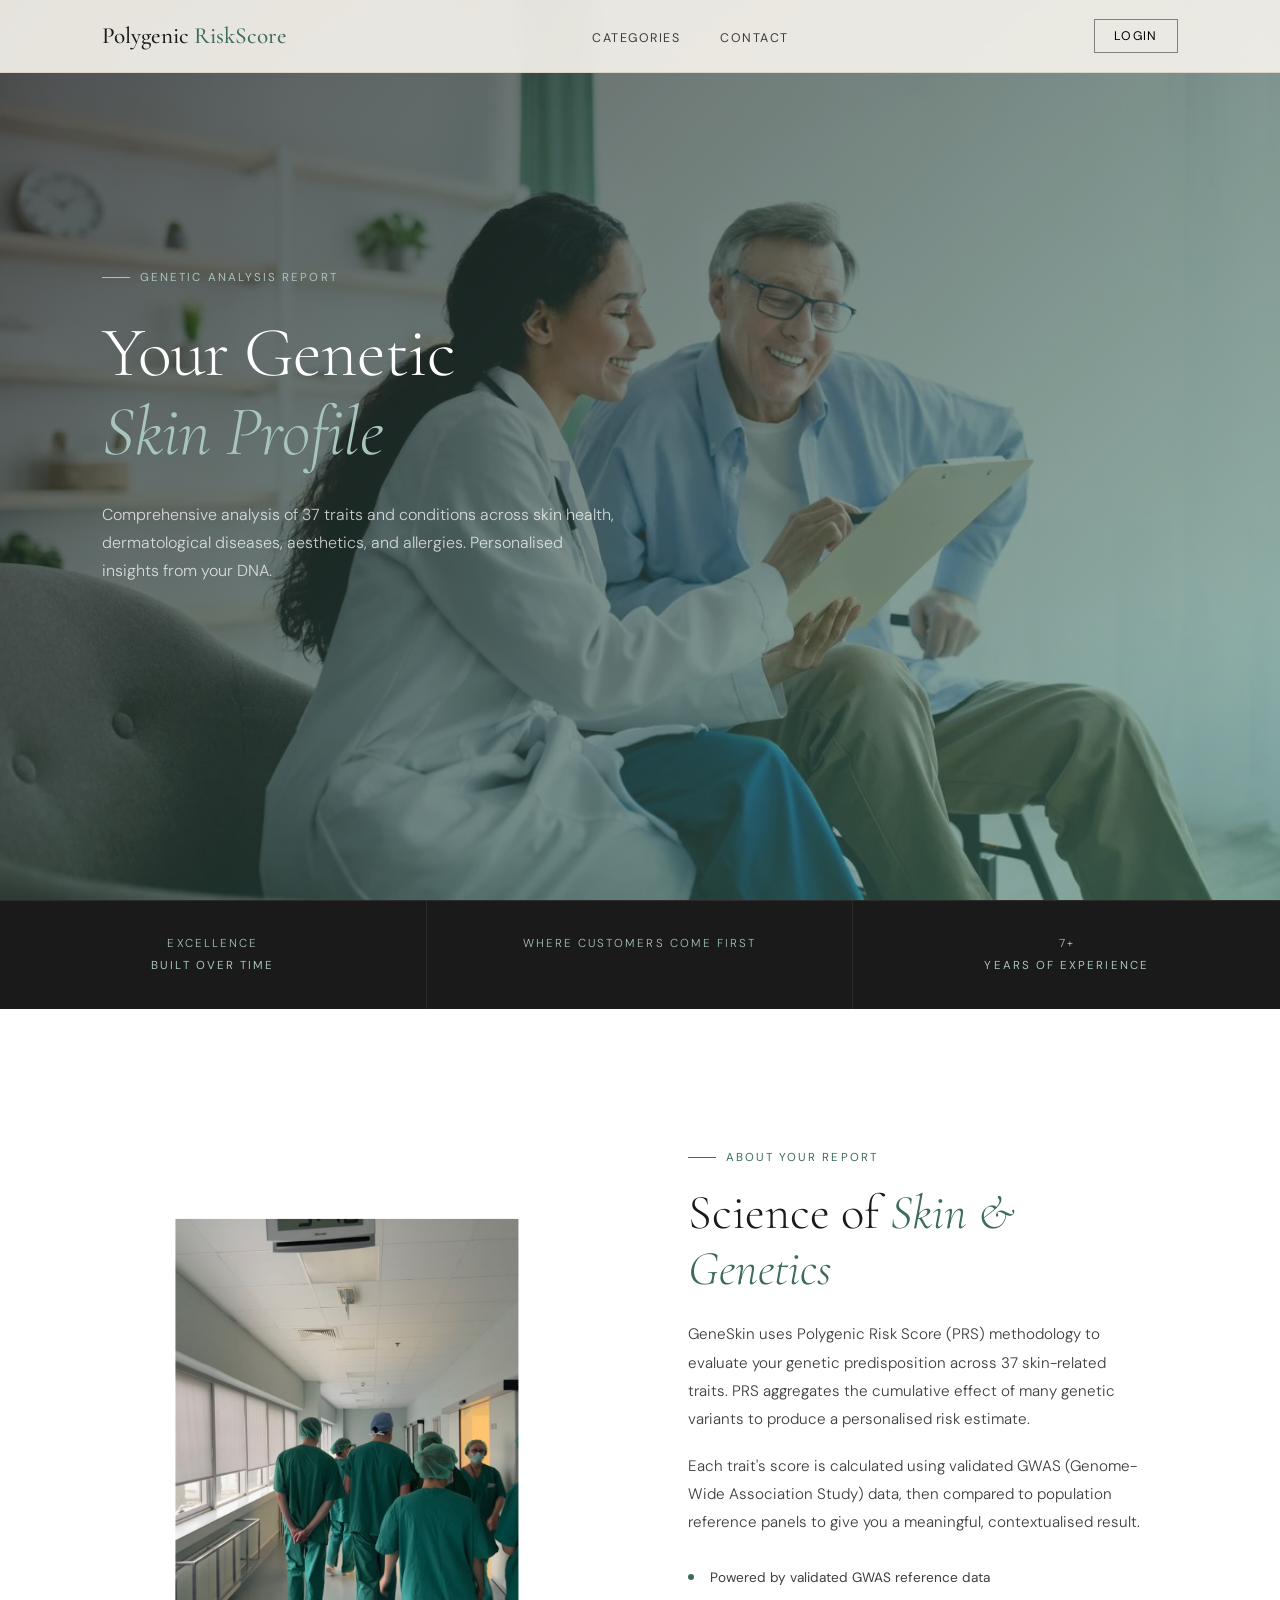
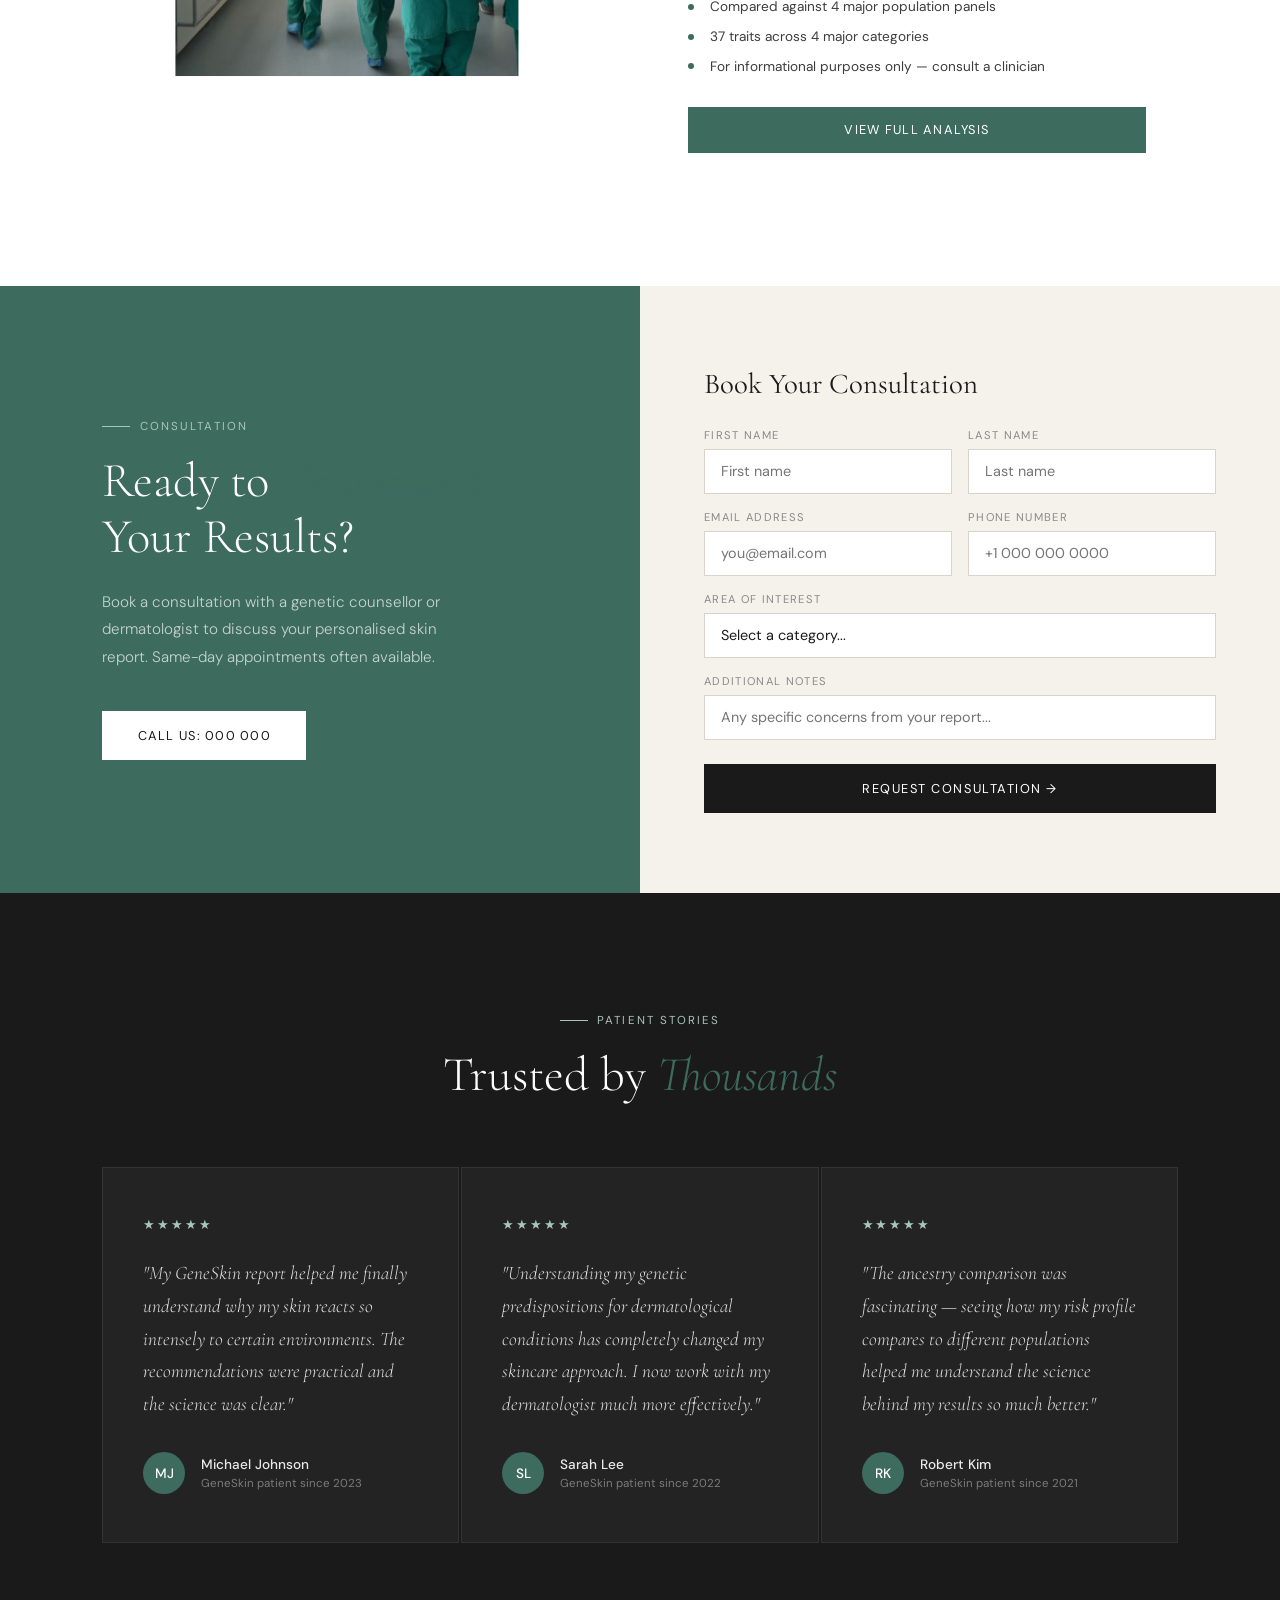
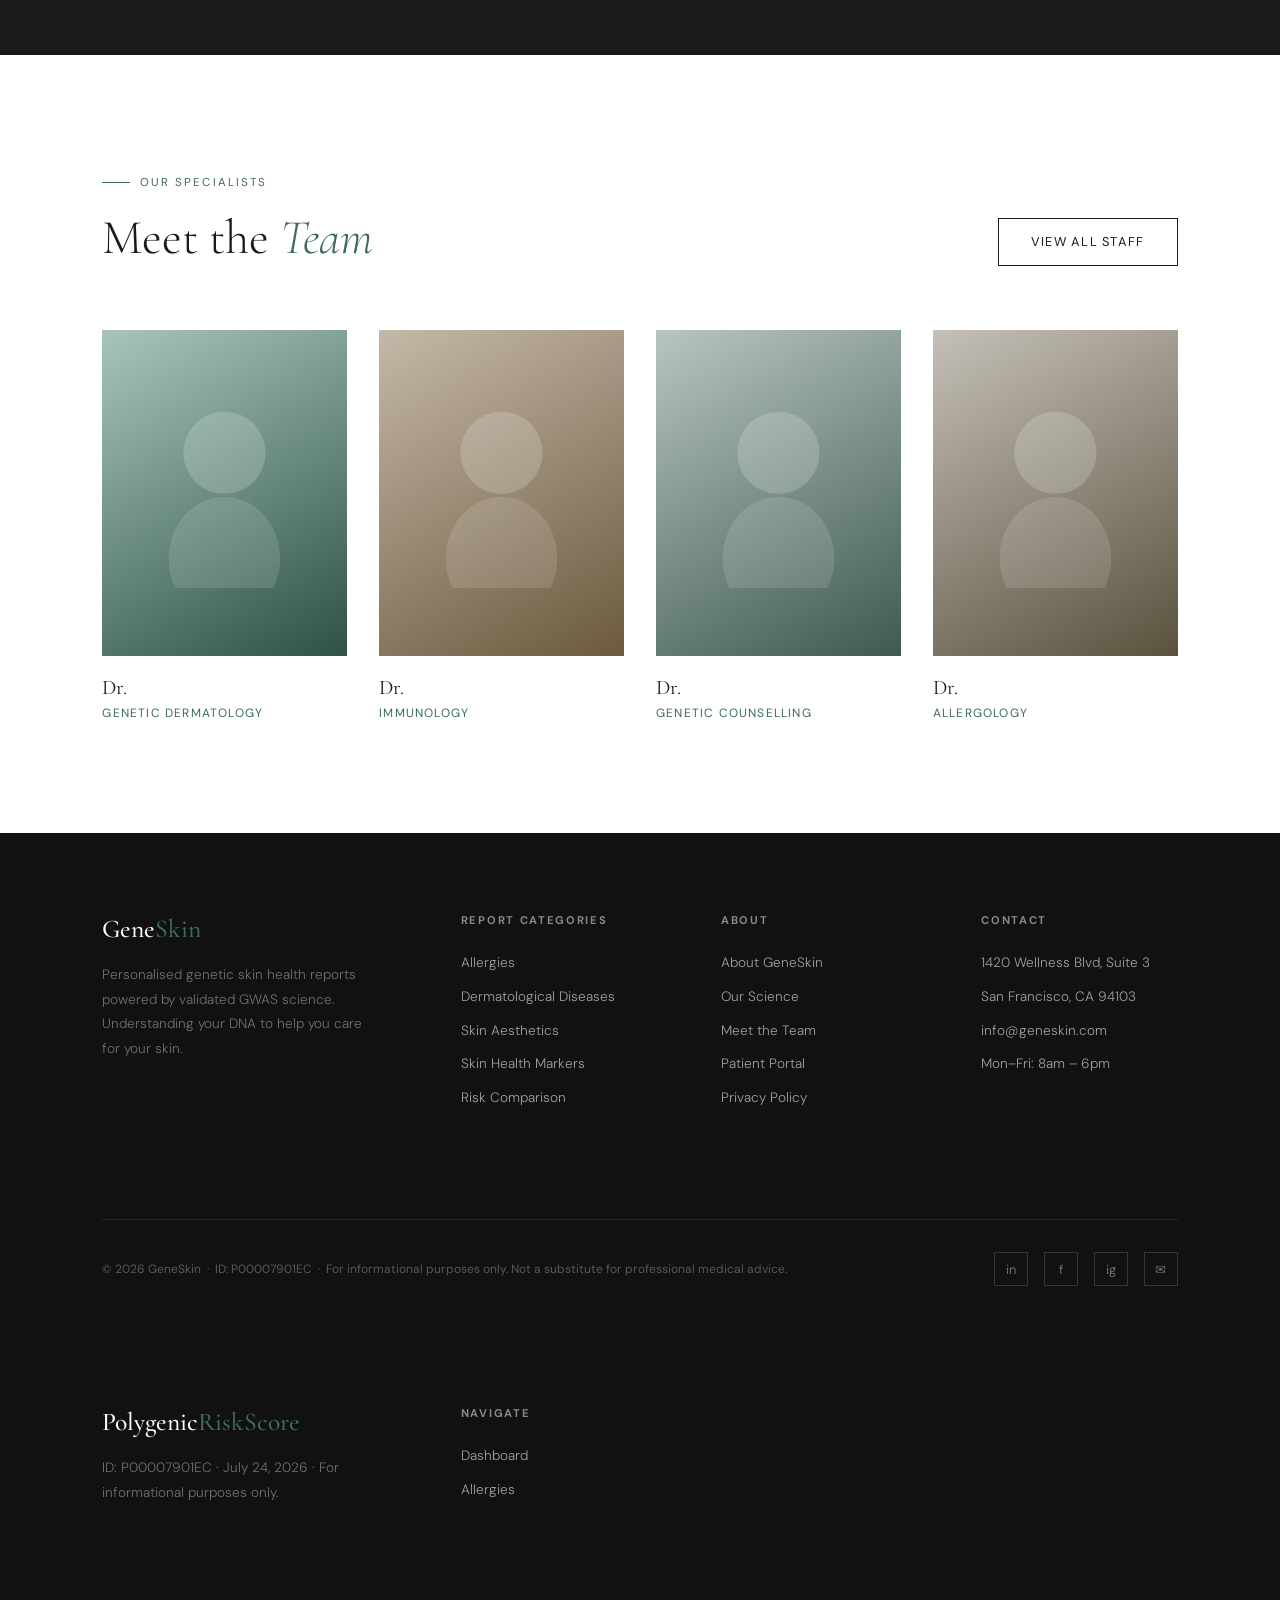
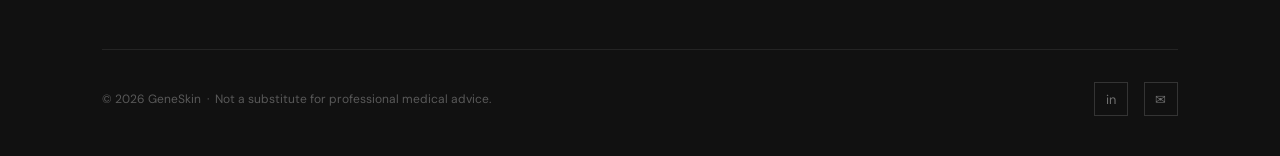
<file: index.html>
<!DOCTYPE html>
<html lang="en">
<head>
  <meta charset="UTF-8" />
  <meta name="viewport" content="width=device-width, initial-scale=1.0" />
  <title>GeneSkin — Genetic Skin Report</title>
  <link rel="preconnect" href="https://fonts.googleapis.com" />
  <link rel="preconnect" href="https://fonts.gstatic.com" crossorigin />
  <link href="https://fonts.googleapis.com/css2?family=Cormorant+Garamond:ital,wght@0,300;0,400;0,500;0,600;1,300;1,400&family=DM+Sans:ital,opsz,wght@0,9..40,300;0,9..40,400;0,9..40,500;1,9..40,300&display=swap" rel="stylesheet" />
  <link rel="stylesheet" href="style.css" />
</head>
<body>



<!-- ── FRONT PAGE INFO STRIP ── -->


<!-- ── NAV ── -->
<nav>
  <a href="#" class="nav-logo" onclick="showPage('dashboard'); return false;">Polygenic <span>RiskScore</span></a>
  <ul class="nav-links">
  
    
    <li><a href="#" onclick="showPage('comparison'); return false;">categories</a></li>
    
    <li><a href="#" onclick="showPage('dashboard'); setTimeout(()=>document.getElementById('contact-anchor').scrollIntoView({behavior:'smooth'}),300); return false;">Contact</a></li>
  </ul>
  <div style="display:flex; align-items:center; gap:1rem;">
    <button id="back-btn" class="btn-outline" style="display:none; font-size:0.78rem; padding:0.5rem 1.2rem;"></button>
    <button class="btn-outline" type="button" onclick="window.location.href='login.html';" style="font-size:0.78rem; padding:0.5rem 1.2rem;">Login</button>   
    
  </div>
  <button class="nav-hamburger" id="hamburger" aria-label="Open menu">
    <span></span><span></span><span></span>
  </button>
</nav>

<!-- Mobile Menu -->
<div class="mobile-menu" id="mobile-menu">
  <a href="#" onclick="closeMobileMenu(); showPage('dashboard'); return false;">Dashboard</a>
  <a href="#" onclick="closeMobileMenu(); showPage('allergies'); return false;">Allergies</a>
  <a href="#" onclick="closeMobileMenu(); showPage('dashboard'); setTimeout(()=>document.getElementById('services-anchor').scrollIntoView({behavior:'smooth'}),300); return false;">Categories</a>
  <a href="#" onclick="closeMobileMenu(); showPage('comparison'); return false;">Risk Analysis</a>
  <a href="#" onclick="closeMobileMenu(); showPage('dashboard'); setTimeout(()=>document.getElementById('contact-anchor').scrollIntoView({behavior:'smooth'}),300); return false;">Contact</a>
  <div class="mobile-menu-cta">
    <button class="nav-cta" style="width:100%; padding:1rem;" onclick="closeMobileMenu(); showPage('comparison');">View Report</button>
    <button class="btn-outline" style="width:100%; padding:1rem; color:var(--dark); border-color:var(--dark);" onclick="window.location.href='login.html';">Login</button>
  </div>
</div>

<!-- ══════════════ DASHBOARD PAGE ══════════════ -->
 
<div id="pg-dashboard" class="page-section">

  <!-- ── HERO ── -->
  <section class="hero" style="padding:0;">
    <img src="images/patient.webp" class="patientpic" alt="Patient consultation" />
    <div class="hero-overlay"></div>
    <div class="hero-content">
      <div class="hero-tag">Genetic Analysis Report</div>
      <h1>Your Genetic<br/><em>Skin Profile</em></h1>
      <p class="hero-desc">Comprehensive analysis of 37 traits and conditions across skin health, dermatological diseases, aesthetics, and allergies. Personalised insights from your DNA.</p>
    
    </div>
    
  </section>

  <!-- ── STATS STRIP ── -->
    <div class="stats-strip">
      <div class="stat-item stat-tagline">
      <div class="stat-num">Excellence </div>
      <div class="stat-label">Built Over Time</div>
      </div>
    <div class="stat-item stat-tagline">
      <div class="stat-num">Where Customers Come First</div>
    
    </div>
    <div class="stat-item stat-tagline">
      <div class="stat-num">7+</div>
      <div class="stat-label">years of experience</div>
    </div>     
  </div>

 
  <!-- ── ABOUT / PRS ── -->
  <section class="about" id="about-anchor">
    <div class="about-inner reveal">
      <div class="about-img-wrap">
    <img src="images/hosiptalin.jpg" class="hosiptalin">
      </div>
      <div class="about-content">
        <span class="section-tag">About Your Report</span>
        <h2>Science of <em>Skin & Genetics</em></h2>
        <p>GeneSkin uses Polygenic Risk Score (PRS) methodology to evaluate your genetic predisposition across 37 skin-related traits. PRS aggregates the cumulative effect of many genetic variants to produce a personalised risk estimate.</p>
        <p>Each trait's score is calculated using validated GWAS (Genome-Wide Association Study) data, then compared to population reference panels to give you a meaningful, contextualised result.</p>
        <div class="credentials">
          <div class="credential">Powered by validated GWAS reference data</div>
          <div class="credential">Compared against 4 major population panels</div>
          <div class="credential">37 traits across 4 major categories</div>
          <div class="credential">For informational purposes only — consult a clinician</div>
        </div>
        <button class="btn-primary" onclick="showPage('comparison')">View Full Analysis</button>
      </div>
    </div>
  </section>

 


  <!-- ── BOOKING ── -->
  <div class="booking" id="booking-anchor">
    <div class="booking-left reveal">
      <span class="section-tag">Consultation</span>
      <h2>Ready to <em>Understand</em> Your Results?</h2>
      <p>Book a consultation with a genetic counsellor or dermatologist to discuss your personalised skin report. Same-day appointments often available.</p>
      <button class="btn-light">Call Us: 000 000</button>
    </div>
    <div class="booking-form reveal">
      <h3>Book Your Consultation</h3>
      <div class="form-row">
        <div class="form-group">
          <label>First Name</label>
          <input type="text" placeholder="First name" />
        </div>
        <div class="form-group">
          <label>Last Name</label>
          <input type="text" placeholder="Last name" />
        </div>
        <div class="form-group">
          <label>Email Address</label>
          <input type="email" placeholder="you@email.com" />
        </div>
        <div class="form-group">
          <label>Phone Number</label>
          <input type="tel" placeholder="+1 000 000 0000" />
        </div>
        <div class="form-group full">
          <label>Area of Interest</label>
          <select>
            <option>Select a category...</option>
            <option>Allergies</option>
            <option>Dermatological Diseases</option>
            <option>Skin Aesthetics</option>
            <option>Skin Health Markers</option>
            <option>Full Report Review</option>
          </select>
        </div>
        <div class="form-group full">
          <label>Additional Notes</label>
          <input type="text" placeholder="Any specific concerns from your report..." />
        </div>
        <button class="submit-btn" type="button">Request Consultation →</button>
      </div>
    </div>
  </div>

  <!-- ── TESTIMONIALS ── -->
  <section class="testimonials">
    <div class="test-head reveal">
      <span class="section-tag">Patient Stories</span>
      <h2>Trusted by <em>Thousands</em></h2>
    </div>
    <div class="testimonials-grid reveal">
      <div class="test-card">
        <div class="test-stars">★★★★★</div>
        <p class="test-text">"My GeneSkin report helped me finally understand why my skin reacts so intensely to certain environments. The recommendations were practical and the science was clear."</p>
        <div class="test-author">
          <div class="test-avatar">MJ</div>
          <div>
            <div class="test-name">Michael Johnson</div>
            <div class="test-role">GeneSkin patient since 2023</div>
          </div>
        </div>
      </div>
      <div class="test-card">
        <div class="test-stars">★★★★★</div>
        <p class="test-text">"Understanding my genetic predispositions for dermatological conditions has completely changed my skincare approach. I now work with my dermatologist much more effectively."</p>
        <div class="test-author">
          <div class="test-avatar">SL</div>
          <div>
            <div class="test-name">Sarah Lee</div>
            <div class="test-role">GeneSkin patient since 2022</div>
          </div>
        </div>
      </div>
      <div class="test-card">
        <div class="test-stars">★★★★★</div>
        <p class="test-text">"The ancestry comparison was fascinating — seeing how my risk profile compares to different populations helped me understand the science behind my results so much better."</p>
        <div class="test-author">
          <div class="test-avatar">RK</div>
          <div>
            <div class="test-name">Robert Kim</div>
            <div class="test-role">GeneSkin patient since 2021</div>
          </div>
        </div>
      </div>
    </div>
  </section>

  <!-- ── TEAM ── -->
  <section class="team" id="team-anchor">
    <div class="team-head reveal">
      <div>
        <span class="section-tag">Our Specialists</span>
        <h2>Meet the <em>Team</em></h2>
      </div>
      <button class="btn-outline" style="color:var(--dark); border-color:var(--dark);">View All Staff</button>
    </div>
    <div class="team-grid reveal">
      <div class="team-card">
        <div class="team-photo">
          <svg viewBox="0 0 100 130" xmlns="http://www.w3.org/2000/svg" width="60%">
            <circle cx="50" cy="38" r="28" fill="rgba(255,255,255,0.18)"/>
            <ellipse cx="50" cy="110" rx="38" ry="42" fill="rgba(255,255,255,0.12)"/>
          </svg>
        </div>
        <div class="team-overlay">
          <div class="team-social">in</div>
          <div class="team-social">✉</div>
          <div class="team-social">🔗</div>
        </div>
        <div class="team-info">
          <div class="team-name">Dr. </div>
          <div class="team-specialty">Genetic Dermatology</div>
        </div>
      </div>
      <div class="team-card">
        <div class="team-photo" style="background: linear-gradient(150deg,#c5b8a8 0%,#6b5a3e 100%);">
          <svg viewBox="0 0 100 130" xmlns="http://www.w3.org/2000/svg" width="60%">
            <circle cx="50" cy="38" r="28" fill="rgba(255,255,255,0.18)"/>
            <ellipse cx="50" cy="110" rx="38" ry="42" fill="rgba(255,255,255,0.12)"/>
          </svg>
        </div>
        <div class="team-overlay">
          <div class="team-social">in</div>
          <div class="team-social">✉</div>
          <div class="team-social">🔗</div>
        </div>
        <div class="team-info">
          <div class="team-name">Dr.</div>
          <div class="team-specialty">Immunology</div>
        </div>
      </div>
      <div class="team-card">
        <div class="team-photo" style="background: linear-gradient(150deg,#b8c5c0 0%,#3e5a52 100%);">
          <svg viewBox="0 0 100 130" xmlns="http://www.w3.org/2000/svg" width="60%">
            <circle cx="50" cy="38" r="28" fill="rgba(255,255,255,0.18)"/>
            <ellipse cx="50" cy="110" rx="38" ry="42" fill="rgba(255,255,255,0.12)"/>
          </svg>
        </div>
        <div class="team-overlay">
          <div class="team-social">in</div>
          <div class="team-social">✉</div>
          <div class="team-social">🔗</div>
        </div>
        <div class="team-info">
          <div class="team-name">Dr. </div>
          <div class="team-specialty">Genetic Counselling</div>
        </div>
      </div>
      <div class="team-card">
        <div class="team-photo" style="background: linear-gradient(150deg,#c5c0b8 0%,#5a523e 100%);">
          <svg viewBox="0 0 100 130" xmlns="http://www.w3.org/2000/svg" width="60%">
            <circle cx="50" cy="38" r="28" fill="rgba(255,255,255,0.18)"/>
            <ellipse cx="50" cy="110" rx="38" ry="42" fill="rgba(255,255,255,0.12)"/>
          </svg>
        </div>
        <div class="team-overlay">
          <div class="team-social">in</div>
          <div class="team-social">✉</div>
          <div class="team-social">🔗</div>
        </div>
        <div class="team-info">
          <div class="team-name">Dr. </div>
          <div class="team-specialty">Allergology</div>
        </div>
      </div>
    </div>
  </section>

  <!-- ── FOOTER ── -->
  <footer id="contact-anchor">
    <div class="foot-brand">
      <a href="#" class="nav-logo" onclick="showPage('dashboard'); return false;">Gene<span>Skin</span></a>
      <p>Personalised genetic skin health reports powered by validated GWAS science. Understanding your DNA to help you care for your skin.</p>
      
    </div>
    <div class="foot-col">
      <h4>Report Categories</h4>
      <ul>
        <li><a href="#" onclick="showPage('allergies'); return false;">Allergies</a></li>
        <li><a href="#" onclick="showPage('comparison'); return false;">Dermatological Diseases</a></li>
        <li><a href="#" onclick="showPage('comparison'); return false;">Skin Aesthetics</a></li>
        <li><a href="#" onclick="showPage('comparison'); return false;">Skin Health Markers</a></li>
        <li><a href="#" onclick="showPage('comparison'); return false;">Risk Comparison</a></li>
      </ul>
    </div>
    <div class="foot-col">
      <h4>About</h4>
      <ul>
        <li><a href="#">About GeneSkin</a></li>
        <li><a href="#">Our Science</a></li>
        <li><a href="#">Meet the Team</a></li>
        <li><a href="#">Patient Portal</a></li>
        <li><a href="#">Privacy Policy</a></li>
      </ul>
    </div>
    <div class="foot-col">
      <h4>Contact</h4>
      <ul>
        <li><a href="#">1420 Wellness Blvd, Suite 3</a></li>
        <li><a href="#">San Francisco, CA 94103</a></li>
        <li><a href="#">info@geneskin.com</a></li>
        <li><a href="#">Mon–Fri: 8am – 6pm</a></li>
      </ul>
    </div>
    <div class="foot-bottom">
      <p>© 2026 GeneSkin &nbsp;·&nbsp; ID: P00007901EC &nbsp;·&nbsp; For informational purposes only. Not a substitute for professional medical advice.</p>
      <div class="foot-socials">
        <div class="foot-social">in</div>
        <div class="foot-social">f</div>
        <div class="foot-social">ig</div>
        <div class="foot-social">✉</div>
      </div>
    </div>
  </footer>

</div><!-- end pg-dashboard -->

<!-- ══════════════ ALLERGIES PAGE ══════════════ -->
<div id="pg-allergies" class="page-section">

  <section class="allergies-section" id="overview">
    <div class="allergy-head reveal">
      <div>
        <span class="section-tag"></span>
        <h2> <em>Allergies</em></h2>
       
        <p style="font-size:0.95rem; font-weight:300; color:var(--cream); margin-top:1rem; max-width:580px; line-height:1.75;">Analysis of immune responses, sensitivities, and allergic reactions based on your genetic variants.</p>
      </div>
    </div>
    <div class="traits-layout reveal">
      <div class="jump-menu-container">
        <div class="jump-menu-header">On this page</div>
        <ul class="jump-menu-list">
          <li class="active"><a href="#overview">Overview</a></li>
          <li><a href="#eczema">Eczema</a></li>
          <li><a href="#hives">Environmental Trigger Responses</a></li>
          <li><a href="#contact-dermatitis">General Allergic Sensitivity</a></li>
          <li><a href="#faqs">FAQs</a></li>
        </ul>
      </div>

      <div class="traits-list">
      <div class="trait-row vh" id="hives" onclick="showPage('trait-detail')">
        <div class="rbadge b-vh">Very High</div>
        <div>
          <div class="tname">Itch intensity from mosquito bite</div>
          <div class="tdesc">The intensity of mosquito bite itching refers to the body's reaction to the mosquito's saliva, which can range from mild to intense. This indicates how the immune system responds to allergens.</div>
        </div>
        <div class="tarrow">→</div>
      </div>
      <div class="trait-row md" id="contact-dermatitis">
        <div class="rbadge b-md">Medium</div>
        <div>
          <div class="tname">Allergic diseases (asthma, allergic rhinitis, or eczema)</div>
          <div class="tdesc">Reactions of the body to substances that are normally harmless, causing symptoms such as difficulty breathing, sneezing, or skin irritation. They affect quality of life.</div>
        </div>
        <div class="tarrow">→</div>
      </div>
      <div class="trait-row md">
        <div class="rbadge b-md">Medium</div>
        <div>
          <div class="tname">Allergic sensitivity</div>
          <div class="tdesc">The body's reaction to substances that are normally harmless, such as pollen or food, causing symptoms like itching, swelling, and difficulty breathing.</div>
        </div>
        <div class="tarrow">→</div>
      </div>
      <div class="trait-row md" id="eczema">
        <div class="rbadge b-md">Medium</div>
        <div>
          <div class="tname">Eczema and allergies</div>
          <div class="tdesc">Skin reactions that occur due to sensitivities to substances, causing itching, redness, and inflammation. Important for understanding body reactions to allergens and irritants.</div>
        </div>
        <div class="tarrow">→</div>
      </div>
      </div>
    </div>
  </section>

  <!-- Allergies footer -->
  <div id="faqs"></div>
  <footer id="contact-anchor-allergies">
    <div class="foot-brand">
      <a href="#" class="nav-logo" onclick="showPage('dashboard'); return false;">Gene<span>Skin</span></a>
      <p>Personalised genetic skin health reports. ID: P00007901EC · July 24, 2026</p>
    </div>
    <div class="foot-col">
      <h4>Report Sections</h4>
      <ul>
        <li><a href="#" onclick="showPage('dashboard'); return false;">Dashboard</a></li>
        <li><a href="#" onclick="showPage('comparison'); return false;">Risk Analysis</a></li>
      </ul>
    </div>
    <div class="foot-col"><h4></h4><ul></ul></div>
    <div class="foot-col"><h4></h4><ul></ul></div>
    <div class="foot-bottom">
      <p>© 2026 GeneSkin &nbsp;·&nbsp; For informational purposes only.</p>
      <div class="foot-socials">
        <div class="foot-social">in</div>
        <div class="foot-social">✉</div>
      </div>
    </div>
  </footer>

</div><!-- end pg-allergies -->


<!-- ══════════════ TRAIT DETAIL PAGE ══════════════ -->
<div id="pg-trait-detail" class="page-section">

  <section class="detail-section">
    <div class="reveal">
      <span class="section-tag">Trait Detail</span>
      <h2 class="detail-title">Itch intensity from mosquito bite</h2>
      <p class="detail-sub">The intensity of mosquito bite itching refers to the body's reaction to the mosquito's saliva, which can range from mild to intense. This characteristic is important because it indicates how the immune system responds to allergens.</p>
      <div class="risk-pill">⚠ Very High Risk</div>
    </div>

    <div class="detail-inner">
      <div class="reveal">
        <div class="card">
          <div class="card-title"><span>💡</span> Clinical Recommendations</div>
          <div class="recs">
            <div class="rec">The phenotype of 'mosquito bite itch intensity' with a risk level of 'Very High' indicates that you experience a significantly stronger reaction to mosquito bites compared to most people. This heightened sensitivity can lead to more intense itching and discomfort when bitten, which may be bothersome and could affect your quality of life.</div>
            <div class="rec">To manage this condition, consider using topical anti-itch creams or antihistamines to alleviate symptoms when you do get bitten. Additionally, taking preventive measures such as using insect repellent, wearing protective clothing, and avoiding areas with high mosquito activity can help reduce the likelihood of bites. If the itching becomes severe or persistent, consulting a healthcare professional for further advice may be beneficial.</div>
          </div>
        </div>

        <div class="card">
          <div class="card-title"><span>🧬</span> Genetic Variants</div>
          <p style="color:var(--light);font-size:0.85rem;font-weight:300;margin-bottom:1.2rem;">The following genetic variants are associated with this phenotype, listed in descending order of their impact on your Polygenic Risk Score:</p>
          <div style="overflow-x:auto;">
            <table class="gtable">
              <thead><tr><th>Chromosome</th><th>Position</th><th>Ref / Effect Alleles</th><th>Your Genotype</th><th>Gene</th></tr></thead>
              <tbody>
                <tr><td>22</td><td>37251028</td><td>C / T</td><td>CC</td><td><span class="gbadge">RAC2</span></td></tr>
                <tr><td>11</td><td>81190800</td><td>A / C</td><td>AA</td><td><span class="gbadge">near COX6A1P4</span></td></tr>
                <tr><td>2</td><td>47971006</td><td>C / T</td><td>CC</td><td><span class="gbadge">near VN1R18P</span></td></tr>
                <tr><td>2</td><td>48191180</td><td>A / G</td><td>AA</td><td><span class="gbadge">near RN7SKP224</span></td></tr>
                <tr><td>4</td><td>122806140</td><td>G / T</td><td>GG</td><td><span class="gbadge">near FGF2</span></td></tr>
                <tr><td>1</td><td>152206676</td><td>C / T</td><td>CC</td><td><span class="gbadge">CCDST</span></td></tr>
                <tr><td>3</td><td>106156699</td><td>A / C</td><td>AA</td><td><span class="gbadge">near CBLB</span></td></tr>
                <tr><td>13</td><td>67122540</td><td>C / T</td><td>CC</td><td><span class="gbadge">PCDH9</span></td></tr>
                <tr><td>4</td><td>122690387</td><td>G / T</td><td>TT</td><td><span class="gbadge">near IL21-AS1</span></td></tr>
                <tr><td>5</td><td>132295159</td><td>A / C</td><td>CA</td><td><span class="gbadge">P4HA2, SLC22A4</span></td></tr>
              </tbody>
            </table>
          </div>
        </div>

        <div class="card">
          <div class="card-title"><span>📚</span> Research Reference</div>
          <div class="res-block">
            <div class="res-ttl">GWAS of self-reported mosquito bite size, itch intensity and attractiveness to mosquitoes implicates immune-related predisposition loci</div>
            <div class="res-doi">DOI: 10.1093/hmg/ddx036</div>
            <p class="res-body">This study investigates how people react to mosquito bites, focusing on the intensity of itching, the size of the reaction, and attractiveness to mosquitoes. Information from over 84,000 individuals was analyzed, resulting in the identification of 15 significant genetic associations. These associations are linked to genes related to the immune system, which play an important role in the body's response to bites.</p>
            <a href="https://www.ebi.ac.uk/gwas/studies/GCST004861" class="res-link" target="_blank">View full study →</a>
          </div>
        </div>
      </div>

      <div class="reveal">
        <div class="pop-card">
          <div class="pop-title">Population Comparison</div>
          <p class="pop-sub">Your genetic risk compared to different populations:</p>
          <div class="pop-bars">
            <div class="pop-row"><div class="pop-lbl">You</div><div class="pop-track"><div class="pop-fill you" style="width:92%">92%</div></div></div>
            <div class="pop-row"><div class="pop-lbl">European</div><div class="pop-track"><div class="pop-fill" style="width:68%">68%</div></div></div>
            <div class="pop-row"><div class="pop-lbl">East Asian</div><div class="pop-track"><div class="pop-fill" style="width:72%">72%</div></div></div>
            <div class="pop-row"><div class="pop-lbl">African</div><div class="pop-track"><div class="pop-fill" style="width:65%">65%</div></div></div>
            <div class="pop-row"><div class="pop-lbl">South Asian</div><div class="pop-track"><div class="pop-fill" style="width:70%">70%</div></div></div>
          </div>
        </div>

        <div class="insight">
          <strong>💡 Key Insight</strong><br/><br/>
          Your genetic profile shows very high susceptibility to mosquito bite reactions. The genes involved (particularly RAC2) are associated with immune system function, explaining the heightened inflammatory response to mosquito saliva.
        </div>
      </div>
    </div>
  </section>

  <footer>
    <div class="foot-brand">
      <a href="#" class="nav-logo" onclick="showPage('dashboard'); return false;">Gene<span>Skin</span></a>
      <p>ID: P00007901EC · July 24, 2026</p>
    </div>
    <div class="foot-col"><h4></h4><ul></ul></div>
    <div class="foot-col"><h4></h4><ul></ul></div>
    <div class="foot-col"><h4></h4><ul></ul></div>
    <div class="foot-bottom">
      <p>© 2026 GeneSkin &nbsp;·&nbsp; For informational purposes only.</p>
      <div class="foot-socials"><div class="foot-social">in</div><div class="foot-social">✉</div></div>
    </div>
  </footer>

</div><!-- end pg-trait-detail -->


<!-- ══════════════ COMPARISON PAGE ══════════════ -->
<div id="pg-comparison" class="page-section">

  <section class="comparison-section">
    <div class="reveal categories-hero">
      <h2>categories</h2>
      <p class="categories-hero-sub">Compare your genetic risk profile across different populations and understand your trait distribution.</p>
    </div>
              
        <div class="topic-list">
          <div class="topic-row">
            <h3>Cardiovascular</h3>
            <p>*Highlights inherited patterns linked to heart and vascular health, including genetic tendencies influencing blood pressure regulation, lipid and cholesterol metabolism, arterial elasticity, clotting mechanisms, and inflammation-related risk markers. These insights help identify predispositions to conditions such as hypertension, atherosclerosis, thrombosis, and other cardiovascular complications, enabling early monitoring and preventive lifestyle strategies.</p>
            <p style="margin-top:1.45rem;"> *Four Focus Areas: The analysis categorizes your results into Arterial Health (blood pressure), Cholesterol & Fats (lipids like LDL and HDL), Diseases (risk for stroke or heart failure), and Other indicators (heart structure and electrical activity).
             Predisposition vs. Destiny: The summary emphasizes that these scores reflect predisposition, not a diagnosis. Your actual health outcomes are heavily influenced by environmental factorsâ€”both controllable (diet and exercise) and uncontrollable (pollution and stress)</p>
          </div>
          <div class="topic-row">
            <h3>Nutrition</h3>
            <p>Explains how your unique genetic profile may influence the way your body processes nutrients, regulates appetite signals, metabolizes carbohydrates and fats, and responds to various vitamins, minerals, and micronutrients. By understanding these inherited tendencies, it provides insights into potential nutrient sensitivities, metabolic efficiency, and dietary preferences, enabling more precise, personalized diet planning, optimized nutrition strategies, and long-term wellness management tailored specifically to your genetic makeup.</p>
          <p style="margin-top:1.45rem;"> *Four Focus Areas: The analysis categorizes your results into Arterial Health (blood pressure), Cholesterol & Fats (lipids like LDL and HDL), Diseases (risk for stroke or heart failure), and Other indicators (heart structure and electrical activity).
             Predisposition vs. Destiny: The summary emphasizes that these scores reflect predisposition, not a diagnosis. Your actual health outcomes are heavily influenced by environmental factorsâ€”both controllable (diet and exercise) and uncontrollable (pollution and stress)</p>
          </div>
          </div>
          <div class="topic-row academicsport">
            <h4>Academic and Sport</h4>
            <p>Summarizes traits connected to cognitive focus, stress resilience, recovery rate, and exercise response to support learning strategy and training optimization.</p>
            <p style="margin-top:1.45rem;"> *Four Focus Areas: The analysis categorizes your results into Arterial Health (blood pressure), Cholesterol & Fats (lipids like LDL and HDL), Diseases (risk for stroke or heart failure), and Other indicators (heart structure and electrical activity).
             Predisposition vs. Destiny: The summary emphasizes that these scores reflect predisposition, not a diagnosis. Your actual health outcomes are heavily influenced by environmental factorsâ€”both controllable (diet and exercise) and uncontrollable (pollution and stress)</p>
          </div>
        </div>
  </section>

  <footer>
    <div class="foot-brand">
      <a href="#" class="nav-logo" onclick="showPage('dashboard'); return false;">Polygenic<span>RiskScore</span></a>
      <p>ID: P00007901EC · July 24, 2026 · For informational purposes only.</p>
    </div>
    <div class="foot-col">
      <h4>Navigate</h4>
      <ul>
        <li><a href="#" onclick="showPage('dashboard'); return false;">Dashboard</a></li>
        <li><a href="#" onclick="showPage('allergies'); return false;">Allergies</a></li>
      </ul>
    </div>
    <div class="foot-col"><h4></h4><ul></ul></div>
    <div class="foot-col"><h4></h4><ul></ul></div>
    <div class="foot-bottom">
      <p>© 2026 GeneSkin &nbsp;·&nbsp; Not a substitute for professional medical advice.</p>
      <div class="foot-socials"><div class="foot-social">in</div><div class="foot-social">✉</div></div>
    </div>
  </footer>

</div><!-- end pg-comparison -->

<script src="main.js"></script>
</body>
</html>
</file>
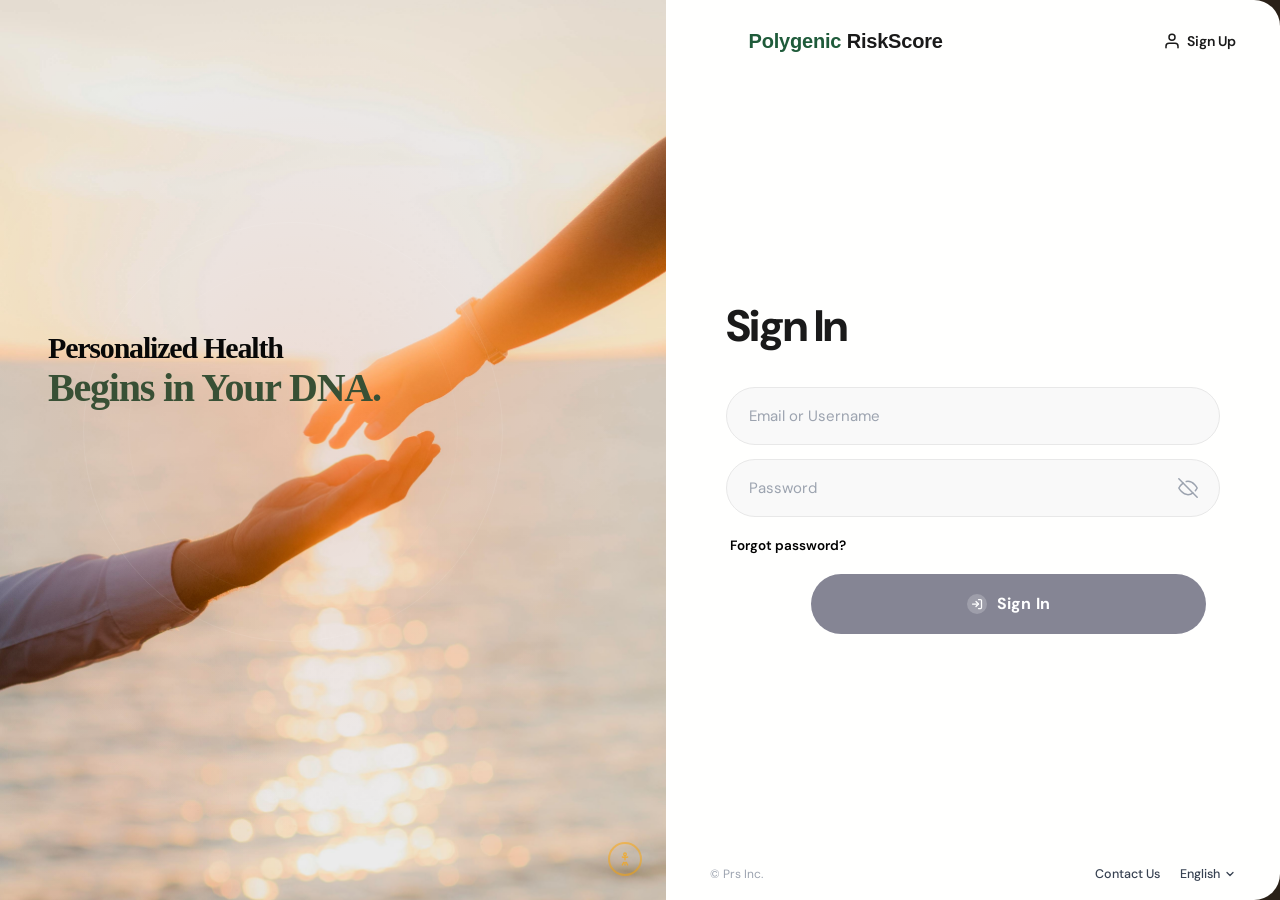
<file: login.html>
<!DOCTYPE html>
<html lang="en">
<head>
<meta charset="UTF-8">
<meta name="viewport" content="width=device-width, initial-scale=1.0">
<title> – Sign In</title>
<link href="https://fonts.googleapis.com/css2?family=DM+Sans:wght@400;500;600;700;800&display=swap" rel="stylesheet">
 <link rel="stylesheet" href="login.css" />

</head>
<body>

<div class="card">

  <!-- LEFT PANEL -->
  <div class="left">
    <img src="images/loginpic.jpg" class="loginpicture" alt="Background" class="bg-img"/>
    <div class="ring-outer"></div>
    <span class="left-tag">Global payments made simple – online payment solutions for you.</span>

    <div class="hero-text">
      <h1><span class="wheat-text">Personalized Health</span><br>Begins in Your DNA.</h1>
    </div>

    <div class="phone-wrap">
      <svg class="phone-svg" viewBox="0 0 220 440" fill="none" xmlns="http://www.w3.org/2000/svg">
        <defs>
          <linearGradient id="logoGradPhone" x1="96" y1="381" x2="124" y2="409" gradientUnits="userSpaceOnUse">
            <stop offset="0%"   stop-color="#ff4500"/>
            <stop offset="50%"  stop-color="#ffaa00"/>
            <stop offset="100%" stop-color="#00c853"/>
          </linearGradient>
        </defs>
        <!-- Body -->
        <rect x="4" y="4" width="212" height="432" rx="32" fill="#111111"/>
        <rect x="4" y="4" width="212" height="432" rx="32" stroke="#2e2e2e" stroke-width="6"/>
        <rect x="12" y="12" width="196" height="416" rx="27" fill="#0e0e0e"/>
        <!-- Notch -->
        <rect x="72" y="20" width="76" height="22" rx="11" fill="#0e0e0e"/>
        <!-- Week label -->
        <text x="22" y="72" font-family="DM Sans,sans-serif" font-size="9" fill="rgba(255,255,255,0.4)">Week 4–10 July</text>
        <!-- Balance -->
        <text x="22" y="100" font-family="DM Sans,sans-serif" font-size="30" font-weight="800" fill="white">897.00</text>
        <text x="155" y="84" font-family="DM Sans,sans-serif" font-size="10" fill="rgba(255,255,255,0.4)">€</text>
        <!-- Chart bars -->
        <rect x="22"  y="148" width="18" height="50" rx="5" fill="#ff4500" opacity="0.7"/>
        <rect x="46"  y="135" width="18" height="63" rx="5" fill="#ff4500" opacity="0.85"/>
        <rect x="70"  y="120" width="18" height="78" rx="5" fill="#ff4500"/>
        <rect x="94"  y="142" width="18" height="56" rx="5" fill="#ff4500" opacity="0.75"/>
        <rect x="118" y="128" width="18" height="70" rx="5" fill="#ff4500" opacity="0.9"/>
        <rect x="142" y="155" width="18" height="43" rx="5" fill="#ff4500" opacity="0.6"/>
        <rect x="166" y="140" width="18" height="58" rx="5" fill="#ff4500" opacity="0.8"/>
        <!-- Day labels -->
        <text x="22"  y="212" font-family="DM Sans,sans-serif" font-size="7.5" fill="rgba(255,255,255,0.35)">Mon</text>
        <text x="46"  y="212" font-family="DM Sans,sans-serif" font-size="7.5" fill="rgba(255,255,255,0.35)">Tue</text>
        <text x="70"  y="212" font-family="DM Sans,sans-serif" font-size="7.5" fill="rgba(255,255,255,0.35)">Wed</text>
        <text x="94"  y="212" font-family="DM Sans,sans-serif" font-size="7.5" fill="rgba(255,255,255,0.35)">Thu</text>
        <text x="118" y="212" font-family="DM Sans,sans-serif" font-size="7.5" fill="rgba(255,255,255,0.35)">Fri</text>
        <text x="142" y="212" font-family="DM Sans,sans-serif" font-size="7.5" fill="rgba(255,255,255,0.35)">Sat</text>
        <text x="166" y="212" font-family="DM Sans,sans-serif" font-size="7.5" fill="rgba(255,255,255,0.35)">Sun</text>
        <!-- Category -->
        <text x="22" y="238" font-family="DM Sans,sans-serif" font-size="9" fill="rgba(255,255,255,0.4)">Category</text>
        <rect x="22"  y="246" width="82" height="46" rx="10" fill="#1a1a1a"/>
        <text x="34"  y="264" font-family="DM Sans,sans-serif" font-size="9" fill="rgba(255,255,255,0.5)">Travel</text>
        <text x="34"  y="280" font-family="DM Sans,sans-serif" font-size="11" font-weight="700" fill="white">950.00</text>
        <rect x="112" y="246" width="82" height="46" rx="10" fill="#1a1a1a"/>
        <text x="122" y="264" font-family="DM Sans,sans-serif" font-size="9" fill="rgba(255,255,255,0.5)">Shopping</text>
        <text x="122" y="280" font-family="DM Sans,sans-serif" font-size="11" font-weight="700" fill="white">785.00</text>
        <!-- Small row -->
        <rect x="22" y="302" width="56" height="14" rx="4" fill="#1e1e1e"/>
        <text x="30" y="313" font-family="DM Sans,sans-serif" font-size="7" fill="rgba(255,255,255,0.3)">50.00</text>
        <!-- Bottom nav bar -->
        <rect x="12" y="368" width="196" height="60" rx="0" fill="#111111"/>
        <rect x="12" y="368" width="196" height="1" fill="rgba(255,255,255,0.06)"/>
        <rect x="30" y="384" width="16" height="14" rx="3" fill="rgba(255,255,255,0.15)"/>
        <rect x="58" y="384" width="7" height="7" rx="1.5" fill="rgba(255,255,255,0.25)"/>
        <rect x="67" y="384" width="7" height="7" rx="1.5" fill="rgba(255,255,255,0.25)"/>
        <rect x="58" y="393" width="7" height="7" rx="1.5" fill="rgba(255,255,255,0.25)"/>
        <rect x="67" y="393" width="7" height="7" rx="1.5" fill="rgba(255,255,255,0.25)"/>
        <circle cx="110" cy="393" r="13" fill="#0e0e0e" stroke="rgba(255,255,255,0.1)" stroke-width="1"/>
        <circle cx="110" cy="393" r="8" fill="none" stroke="url(#logoGradPhone)" stroke-width="2.5"/>
        <circle cx="144" cy="390" r="3" fill="rgba(255,255,255,0.25)"/>
        <circle cx="152" cy="390" r="3" fill="rgba(255,255,255,0.25)"/>
        <circle cx="160" cy="390" r="3" fill="rgba(255,255,255,0.25)"/>
        <circle cx="178" cy="384" r="2" fill="rgba(255,255,255,0.2)"/>
        <circle cx="184" cy="384" r="2" fill="rgba(255,255,255,0.2)"/>
        <circle cx="178" cy="390" r="2" fill="rgba(255,255,255,0.2)"/>
        <circle cx="184" cy="390" r="2" fill="rgba(255,255,255,0.2)"/>
        <circle cx="178" cy="396" r="2" fill="rgba(255,255,255,0.2)"/>
        <circle cx="184" cy="396" r="2" fill="rgba(255,255,255,0.2)"/>
        <!-- Home bar -->
        <rect x="80" y="430" width="60" height="4" rx="2" fill="rgba(255,255,255,0.2)"/>
      </svg>
    </div>

    <div class="a11y-icon" title="Accessibility">
      <svg viewBox="0 0 24 24" fill="none" stroke="rgba(255,165,0,0.9)" stroke-width="2" stroke-linecap="round" stroke-linejoin="round">
        <circle cx="12" cy="5" r="2"/>
        <path d="M12 7v6m-4-4 4 1 4-1M10 17l-2 4m4-4v4m2-4 2 4"/>
      </svg>
    </div>
  </div>

  <!-- RIGHT PANEL -->
  <div class="right">
    <nav class="right-nav">
      <a class="logo" href="#">
        <svg class="logo-icon" viewBox="0 0 30 30" fill="none" xmlns="http://www.w3.org/2000/svg">
          <defs>
            <linearGradient id="payGrad" x1="3" y1="3" x2="27" y2="27" gradientUnits="userSpaceOnUse">
              <stop offset="0%"   stop-color="#ff4500"/>
              <stop offset="33%"  stop-color="#ffaa00"/>
              <stop offset="66%"  stop-color="#00cc66"/>
              <stop offset="100%" stop-color="#0099ff"/>
            </linearGradient>
          </defs>
        
        </svg>
        <span class="logo-text"><span class="logo-green">Polygenic</span> RiskScore</span>
      </a>
      <button class="signup-btn" onclick="handleSignup()">
        <svg viewBox="0 0 24 24" fill="none" stroke="currentColor" stroke-width="2" stroke-linecap="round" stroke-linejoin="round">
          <path d="M20 21v-2a4 4 0 0 0-4-4H8a4 4 0 0 0-4 4v2"/>
          <circle cx="12" cy="7" r="4"/>
        </svg>
        Sign Up
      </button>
    </nav>

    <div class="form-area">
      <h2 class="form-title">Sign In</h2>

      <div class="field" id="emailField">
        <input type="text" id="emailInput" placeholder="Email or Username" autocomplete="username"/>
        <span class="error-msg" id="emailError">Please enter your email or username.</span>
      </div>

      <div class="field" id="passField">
        <input type="password" id="passInput" placeholder="Password" autocomplete="current-password"/>
        <button class="toggle-pw" id="togglePw" type="button" aria-label="Toggle password visibility">
          <svg id="eyeOff" viewBox="0 0 24 24" fill="none" stroke="currentColor" stroke-width="1.8" stroke-linecap="round" stroke-linejoin="round">
            <path d="M17.94 17.94A10.07 10.07 0 0 1 12 20c-7 0-11-8-11-8a18.45 18.45 0 0 1 5.06-5.94"/>
            <path d="M9.9 4.24A9.12 9.12 0 0 1 12 4c7 0 11 8 11 8a18.5 18.5 0 0 1-2.16 3.19"/>
            <line x1="1" y1="1" x2="23" y2="23"/>
          </svg>
          <svg id="eyeOn" viewBox="0 0 24 24" fill="none" stroke="currentColor" stroke-width="1.8" stroke-linecap="round" stroke-linejoin="round" style="display:none">
            <path d="M1 12s4-8 11-8 11 8 11 8-4 8-11 8-11-8-11-8z"/>
            <circle cx="12" cy="12" r="3"/>
          </svg>
        </button>
        <span class="error-msg" id="passError">Please enter your password.</span>
      </div>

      <a href="#" class="forgot" onclick="handleForgot(event)">Forgot password?</a>

      <button class="btn-signin" id="signinBtn" onclick="handleSignin()">
        <span class="arrow-icon">
          <svg viewBox="0 0 24 24" fill="none" stroke="white" stroke-width="2.5" stroke-linecap="round" stroke-linejoin="round">
            <path d="M15 3h4a2 2 0 0 1 2 2v14a2 2 0 0 1-2 2h-4"/>
            <polyline points="10 17 15 12 10 7"/>
            <line x1="15" y1="12" x2="3" y2="12"/>
          </svg>
        </span>
        <span id="btnText">Sign In</span>
        <div class="spinner" id="spinner"></div>
      </button>
    </div>

    <footer class="right-footer">
      <span class="footer-copy">© Prs Inc.</span>
      <div class="footer-links">
        <a href="#">Contact Us</a>
        <button class="lang-btn">
          English
          <svg viewBox="0 0 24 24" fill="none" stroke="currentColor" stroke-width="2.5" stroke-linecap="round" stroke-linejoin="round">
            <polyline points="6 9 12 15 18 9"/>
          </svg>
        </button>
      </div>
    </footer>
  </div>

</div>


<script src="./login.js"></script>
</body>
</html>
</file>
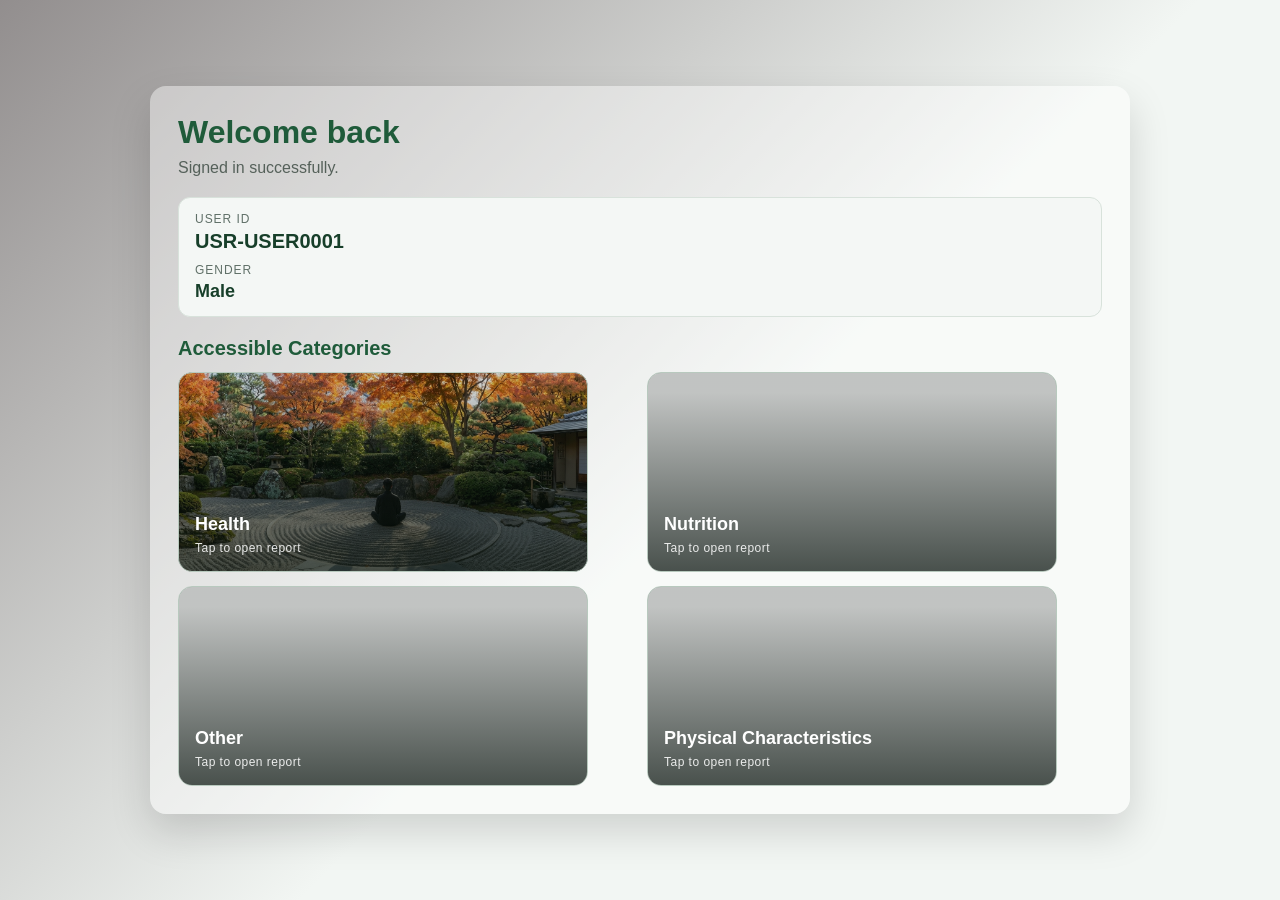
<file: profile.html>
<!DOCTYPE html>
<html lang="en">
<head>
  <meta charset="UTF-8" />
  <meta name="viewport" content="width=device-width, initial-scale=1.0" />
  <title>Profile</title>
  <link rel="stylesheet" href="profile.css" />
</head>
<body>
  <main class="profile-wrap">
    <section class="profile-card">
      <h1>Welcome back</h1>
      <p class="sub">Signed in successfully.</p>

      <div class="user-block">
        <span class="label">User ID</span>
        <strong id="userId">USR-USER0001</strong>
        <div class="user-meta">
          <span class="meta-label">Gender</span>
          <strong class="meta-value">Male</strong>
        </div>
      </div>

      <div class="cat-block">
        <h2>Accessible Categories</h2>
        <ul id="categoryList" class="category-list">
          <li>
            <button class="category-link category-1" type="button" onclick="window.location.href='dashboard.html'">
              
              <span class="category-title">Health</span>
              <span class="category-note">Tap to open report</span>
            </button>
          </li>
          <li>
            <button class="category-link category-2" type="button" onclick="window.location.href='dashboard.html'">
              <span class="category-title">Nutrition</span>
              <span class="category-note">Tap to open report</span>
            </button>
          </li>
          <li>
            <button class="category-link category-3" type="button" onclick="window.location.href='dashboard.html'">
              <span class="category-title">Other</span>
              <span class="category-note">Tap to open report</span>
            </button>
          </li>
         
          <li>
            <button class="category-link category-4" type="button" onclick="window.location.href='dashboard.html'">
              <span class="category-title">Physical Characteristics</span>
              <span class="category-note">Tap to open report</span>
            </button>
          </li>
        </ul>
      </div>
    </section>
  </main>

  <script src="profile.js"></script>
</body>
</html>
</file>
<file: style.css>
*, *::before, *::after { box-sizing: border-box; margin: 0; padding: 0; }

:root {
  --cream:   #f5f1eb;
  --white:   #ffffff;
  --dark:    #1a1a1a;
  --mid:     #3d3d3d;
  --light:   #8a8a8a;
  --accent:  #3d6b5e;
  --accent2: #a8c5bd;
  --warm:    #e8e0d5;
  --line:    #d9d3cb;
  /* risk colours */
  --c-vh: #E65100;
  --c-hi: #F2A65A;
  --c-md: #BDBDBD;
  --c-lo: #9B8FBF;
  --c-vl: #6A4AA3;
}

html { scroll-behavior: smooth; }

body {
  font-family: 'DM Sans', sans-serif;
  background: var(--cream);
  color: var(--dark);
  overflow-x: hidden;
}

/* ── NAV ── */
nav {
  position: fixed; top: 0; left: 0; right: 0; z-index: 100;
  display: flex; align-items: center; justify-content: space-between;
  padding: 1.2rem 8vw;
  background: rgba(245,241,235,0.92);
  backdrop-filter: blur(12px);
  border-bottom: 1px solid var(--line);
  transition: all .3s ease;
}
nav.scrolled {
  padding: 0.9rem 8vw;
  box-shadow: 0 4px 24px rgba(0,0,0,0.07);
}
.nav-logo {
  font-family: 'Cormorant Garamond', serif;
  font-size: 1.45rem; font-weight: 500; color: var(--dark); text-decoration: none;
}
.nav-logo span { color: var(--accent); }
.nav-links { display: flex; gap: 2.5rem; list-style: none; }
.nav-links a {
  font-size: 0.78rem; font-weight: 400; letter-spacing: 0.12em;
  text-transform: uppercase; color: var(--mid);
  text-decoration: none; position: relative; transition: color .25s;
}
.nav-links a::after {
  content: ''; position: absolute; bottom: -3px; left: 0; right: 0;
  height: 1px; background: var(--accent); transform: scaleX(0);
  transition: transform .3s ease;
}
.nav-links a:hover { color: var(--accent); }
.nav-links a:hover::after { transform: scaleX(1); }
.nav-cta {
  background: var(--accent); color: #fff;
  border: none; padding: 0.65rem 1.5rem;
  font-family: 'DM Sans', sans-serif; font-size: 0.78rem;
  letter-spacing: 0.1em; text-transform: uppercase; cursor: pointer;
  transition: background .25s, transform .2s;
}
.nav-cta:hover { background: #2e5245; transform: translateY(-1px); }

/* ── HERO ── */
.hero {
  min-height: 100vh;
  padding-top: 80px; position: relative; overflow: hidden;
}
.patientpic {
  width: 100%; height: 100%; object-fit: cover; object-position: center 58%;
  position: absolute; top: 0; left: 0;
}
.hero-overlay {
  position: absolute; inset: 0;
  background: linear-gradient(135deg, rgba(26,26,26,0.72) 0%, rgba(73, 136, 118, 0.55) 100%);
}
.hero-content {
  position: relative; z-index: 2;
  display: flex; flex-direction: column; justify-content: center; align-items: flex-start;
  padding: 6rem 8vw; min-height: 100vh;
  animation: fadeUp .9s ease both;
}
.hero-tag {
  display: inline-flex; align-items: center; gap: 0.6rem;
  font-size: 0.72rem; letter-spacing: 0.18em; text-transform: uppercase;
  color: var(--accent2); margin-bottom: 1.8rem;
}
.hero-tag::before {
  content: ''; display: block; width: 28px; height: 1px;
  background: var(--accent2);
}
.hero h1 {
  font-family: 'Cormorant Garamond', serif;
  font-size: clamp(3rem, 5.5vw, 5.2rem);
  font-weight: 300; line-height: 1.12;
  letter-spacing: -0.01em; color: #fff;
  margin-bottom: 1.8rem;
}
.hero h1 em { font-style: italic; color: var(--accent2); }
.hero-desc {
  font-size: 1rem; font-weight: 300; line-height: 1.75;
  color: rgba(255,255,255,0.75); max-width: 520px; margin-bottom: 2.8rem;
}
.hero-btns { display: flex; gap: 1rem; align-items: center; }
.btn-primary {
  background: var(--accent); color: #fff;
  border: none; padding: 0.9rem 2rem;
  font-family: 'DM Sans', sans-serif; font-size: 0.8rem;
  letter-spacing: 0.1em; text-transform: uppercase; cursor: pointer;
  transition: all .25s;
  max-width: 500px; width: 100%;
}
.btn-primary:hover { background: #2e5245; transform: translateY(-2px); }
.btn-outline {
  background: transparent; color: #000000;
  border: 1px solid rgba(29, 28, 28, 0.5); padding: 0.9rem 2rem;
  font-family: 'DM Sans', sans-serif; font-size: 0.8rem;
  letter-spacing: 0.1em; text-transform: uppercase; cursor: pointer;
  transition: all .25s;
}
.btn-outline:hover { border-color: var(--accent2); color: var(--accent2); }

.hero-badge {
  position: absolute; bottom: 2.5rem; right: 8vw;
  background: var(--cream); padding: 1.2rem 1.6rem;
  box-shadow: 0 8px 30px rgba(0,0,0,0.2);
  z-index: 10;
  animation: slideRight .8s .4s ease both;
}
.hero-badge .badge-num {
  font-family: 'Cormorant Garamond', serif;
  font-size: 2.2rem; font-weight: 300; color: var(--accent); line-height: 1;
}
.hero-badge .badge-txt {
  font-size: 0.7rem; letter-spacing: 0.1em; text-transform: uppercase;
  color: var(--light); margin-top: 0.2rem;
}

/* ── STATS STRIP ── */
.stats-strip {
  background: var(--dark); display: grid; grid-template-columns: repeat(3,1fr);
  border-top: 1px solid rgba(255,255,255,0.08);
}
.stat-item {
  padding: 2.2rem 2rem; text-align: center;
  border-right: 1px solid rgba(255,255,255,0.08);
}
.stat-item:last-child { border-right: none; }
.stat-num {
  font-family: 'Cormorant Garamond', serif;
  font-size: 2.5rem; font-weight: 300; color: var(--accent2);
  line-height: 1;
}
.stat-label {
  font-size: 0.7rem; letter-spacing: 0.14em; text-transform: uppercase;
  color: rgba(255,255,255,0.45); margin-top: 0.5rem;
}
.stat-item.stat-tagline .stat-num,
.stat-item.stat-tagline .stat-label {
  font-family: 'DM Sans', sans-serif;
  font-size: 0.72rem;
  letter-spacing: 0.18em;
  text-transform: uppercase;
  color: var(--accent2);
  line-height: 1.4;
}
.stat-item.stat-tagline .stat-label { margin-top: 0.35rem; }
.stat-item.stat-tagline .stat-num { overflow-wrap: anywhere; }

/* ── SECTION COMMONS ── */
section { padding: 7rem 8vw; }
.section-tag {
  display: inline-flex; align-items: center; gap: 0.6rem;
  font-size: 0.72rem; letter-spacing: 0.18em; text-transform: uppercase;
  color: var(--accent); margin-bottom: 1.2rem;
}
.section-tag::before {
  content: ''; display: block; width: 28px; height: 1px; background: var(--accent);
}
h2 {
  font-family: 'Cormorant Garamond', serif;
  font-size: clamp(2.4rem, 3.8vw, 3.8rem);
  font-weight: 300; line-height: 1.15; color: var(--dark);
}
h2 em { font-style: italic; color: var(--accent); }

/* ── SERVICES / CATEGORIES ── */
.services { background: var(--cream); }
.services-head {
  display: flex; justify-content: space-between; align-items: flex-end;
  margin-bottom: 4rem;
}
.services-head-left { max-width: 50%; }
.services-head p {
  font-size: 0.9rem; font-weight: 300; line-height: 1.75;
  color: var(--mid); max-width: 340px;
}
.services-grid {
  display: grid; grid-template-columns: repeat(4, 1fr); gap: 1.5px;
  background: var(--line);
}
.service-card {
  background: var(--cream); padding: 3rem 2.5rem;
  position: relative; overflow: hidden;
  transition: background .3s;
  cursor: pointer; display: flex; flex-direction: column;
  min-height: 280px;
}
.service-card:hover { background: var(--dark); }
.service-card:hover .service-title,
.service-card:hover .service-desc { color: #fff; }
.service-card:hover .service-icon { border-color: var(--accent2); color: var(--accent2); }
.service-card:hover .service-arrow { opacity: 1; transform: translate(0,0); }
.service-img {
  width: 100%; height: 100%; object-fit: cover; object-position: center 20%;
  position: absolute; top: 0; left: 0; z-index: 1;
  transition: transform .3s, opacity .3s;
  opacity: 0;
}
.service-card:hover .service-img { transform: scale(1.03); opacity: 1; }
.service-hover-thumb {
  width: 32px; height: 32px; border-radius: 6px; object-fit: cover;
  box-shadow: 0 1px 4px rgba(0,0,0,0.08);
  opacity: 0; visibility: hidden; transform: translateY(2px);
  transition: opacity .2s ease, transform .2s ease, visibility .2s;
}
.service-card:hover .service-hover-thumb {
  opacity: 1; visibility: visible; transform: translateY(0);
}
.service-num {
  position: absolute; top: 1.5rem; right: 1.5rem;
  font-family: 'Cormorant Garamond', serif;
  font-size: 3.5rem; font-weight: 300; opacity: 0.07;
  line-height: 1; pointer-events: none;
  transition: opacity .3s; z-index: 3;
}
.service-card:hover .service-num { opacity: .15; }
.service-icon {
  width: 52px; height: 52px;
  border: 1px solid var(--line);
  display: flex; align-items: center; justify-content: center;
  margin-bottom: 2rem; font-size: 1.4rem;
  transition: all .3s; z-index: 3; position: relative;
}
.service-title {
  font-family: 'Cormorant Garamond', serif;
  font-size: 1.55rem; font-weight: 400; margin-bottom: 1rem;
  color: var(--dark); transition: color .3s; z-index: 3; position: relative;
}
.service-count {
  font-size: 0.72rem; letter-spacing: 0.12em; text-transform: uppercase;
  color: var(--accent); margin-bottom: 0.8rem;
  z-index: 3; position: relative; transition: color .3s;
}
.service-card:hover .service-count { color: var(--accent2); }
.service-desc {
  font-size: 0.85rem; font-weight: 300; line-height: 1.75;
  color: var(--light); transition: color .3s; z-index: 3; position: relative;
}
.service-arrow {
  position: absolute; bottom: 2rem; right: 2rem;
  font-size: 1.2rem; color: var(--accent2);
  opacity: 0; transform: translate(-6px, 6px);
  transition: all .3s; z-index: 3;
}

/* ── RISK OVERVIEW ── */
.risk-overview { background: var(--white); }
.risk-grid {
  display: grid; grid-template-columns: 1fr 1fr; gap: 5rem;
  align-items: center; margin-top: 3rem;
}
.donut-wrap { display: flex; flex-direction: column; align-items: center; }
.legend { display: flex; flex-direction: column; gap: 0.75rem; margin-top: 1.8rem; width: 100%; max-width: 340px; }
.li {
  display: flex; align-items: center; gap: 0.9rem; padding: 0.75rem 1rem;
  background: var(--cream); transition: background .2s, transform .2s;
}
.li:hover { background: var(--warm); transform: translateX(4px); }
.ldot { width: 14px; height: 14px; flex-shrink: 0; }
.ltxt { flex: 1; font-size: 0.86rem; color: var(--mid); }
.lnum {
  font-family: 'Cormorant Garamond', serif;
  font-size: 1.6rem; font-weight: 300; color: var(--dark);
}

.bar-section { }
.bar-chart { display: flex; gap: 1.5rem; align-items: flex-end; height: 260px; padding: 1rem 0; }
.bar-group { display: flex; flex-direction: column; align-items: center; gap: 0.5rem; }
.bar-stack { display: flex; flex-direction: column; gap: 3px; height: 220px; justify-content: flex-end; }
.bar-seg {
  width: 54px; transition: all .25s ease; border-radius: 4px 4px 0 0;
  box-shadow: 0 4px 12px rgba(0, 0, 0, 0.08);
  position: relative;
}
.bar-seg:hover {
  transform: translateY(-3px);
  box-shadow: 0 8px 20px rgba(0, 0, 0, 0.15);
}
.blbl { font-size: 0.72rem; letter-spacing: 0.08em; text-transform: uppercase; color: var(--light); text-align: center; font-weight: 500; }

/* risk colour helpers with gradients */
.c-vh { background: linear-gradient(135deg, #E65100 0%, #b83d00 100%); }
.c-hi { background: linear-gradient(135deg, #F2A65A 0%, #d98d35 100%); }
.c-md { background: linear-gradient(135deg, #BDBDBD 0%, #999999 100%); }
.c-lo { background: linear-gradient(135deg, #9B8FBF 0%, #7a6d99 100%); }
.c-vl { background: linear-gradient(135deg, #6A4AA3 0%, #4d2d7a 100%); }

/* ── TRAITS LIST (ALLERGIES) ── */
.allergies-section {
  background: var(--cream);
  padding-top: 0;
}
.allergy-head {
  display: flex; justify-content: space-between; align-items: flex-end;
  margin-bottom: 4rem;
  min-height: 300px;
  padding: 7.5rem 3rem 3rem;
  width: 100vw;
  margin-left: calc(50% - 50vw);
  margin-right: calc(50% - 50vw);
  background:
    linear-gradient(rgba(245, 241, 235, 0), rgba(245, 241, 235, 0)),
    url('images/sthescope.png') center 72%/cover no-repeat;
  border: 1px solid var(--line);
}
.sum-cards {
  display: grid; grid-template-columns: repeat(3, 1fr); gap: 1.5px;
  background: var(--line); margin-bottom: 4rem;
}
.sum-card {
  background: var(--cream); padding: 2.2rem 2.5rem; text-align: center;
}
.sum-num {
  font-family: 'Cormorant Garamond', serif;
  font-size: 3rem; font-weight: 300; line-height: 1;
}
.sum-lbl {
  font-size: 0.68rem; letter-spacing: 0.14em; text-transform: uppercase;
  color: var(--light); margin-top: 0.5rem;
}

.traits-layout {
  display: grid;
  grid-template-columns: minmax(220px, 300px) minmax(0, 1fr);
  gap: ;
  align-items: start;
}

.jump-menu-container {
  width: 100%;
  max-width: 300px;
  font-family: sans-serif;
  border: 1px solid #887a87;
  border-radius: 4px;
  overflow: hidden;
  box-shadow: darkgreen;
  background: #969280ce;
  position: sticky;
  top: 100px;
}

.jump-menu-header {
  background-color: #204e08;
  color: #fff;
  padding: 15px 20px;
  font-weight: 700;
  font-size: 1.1rem;
}

.jump-menu-list {
  list-style: none;
  padding: 0;
  margin: 0;
  background:var(--warm);
}

.jump-menu-list li {
  border-left: 5px solid transparent;
  transition: all 0.2s ease;
}

.jump-menu-list li.active {
  border-left-color:#204e08;
}

.jump-menu-list li.active a {
  color: #000;
  font-weight: 700;
}

.jump-menu-list li a {
  display: block;
  padding: 12px 20px;
  text-decoration: none;
  color: #767676;
  font-size: 0.95rem;
}

.jump-menu-list li a:hover {
  background-color: #f9f9f9;
  color: #333;
}

.traits-list { display: flex; flex-direction: column; gap: 1px; background: var(--line); }
.trait-row {
  background: var(--cream); padding: 2rem 2.5rem;
  display: grid; grid-template-columns: auto 1fr auto; gap: 2rem; align-items: center;
  position: relative; overflow: hidden; cursor: pointer;
  transition: background .3s;
  width: 100%;
}
.trait-row::before { content: ''; position: absolute; left: 0; top: 0; bottom: 0; width: 4px; }
.trait-row.vh::before { background: var(--c-vh); }
.trait-row.hi::before { background: var(--c-hi); }
.trait-row.md::before { background: var(--c-md); }
.trait-row.lo::before { background: var(--c-lo); }
.trait-row.vl::before { background: var(--c-vl); }
.trait-row:hover { background: var(--white); }
.rbadge {
  padding: 0.4rem 1rem; font-size: 0.68rem; letter-spacing: 0.12em;
  text-transform: uppercase; font-weight: 500; color: white; min-width: 110px; text-align: center; white-space: nowrap;
}
.b-vh { background: var(--c-vh); }
.b-hi { background: var(--c-hi); }
.b-md { background: var(--c-md); }
.b-lo { background: var(--c-lo); }
.b-vl { background: var(--c-vl); }
.tname {
  font-family: 'Cormorant Garamond', serif;
  font-size: 1.3rem; font-weight: 400; color: var(--dark); margin-bottom: 0.35rem;
}
.tdesc { font-size: 0.85rem; font-weight: 300; color: var(--light); line-height: 1.7; }
.tarrow { font-size: 1.2rem; color: var(--light); transition: transform .3s, color .3s; }
.trait-row:hover .tarrow { transform: translateX(5px); color: var(--accent); }

/* ── TRAIT DETAIL ── */
.detail-section { background: var(--white); }
.detail-inner { display: grid; grid-template-columns: 2fr 1fr; gap: 4rem; margin-top: 3rem; }
.detail-title {
  font-family: 'Cormorant Garamond', serif;
  font-size: clamp(2rem, 3.5vw, 3rem); font-weight: 300;
  color: var(--dark); margin-bottom: 1.2rem; line-height: 1.2;
}
.detail-sub {
  font-size: 0.95rem; font-weight: 300; color: var(--mid);
  line-height: 1.85; max-width: 700px; margin-bottom: 1.8rem;
}
.risk-pill {
  display: inline-flex; align-items: center; gap: 0.5rem;
  padding: 0.55rem 1.4rem; font-size: 0.72rem;
  letter-spacing: 0.14em; text-transform: uppercase; font-weight: 500;
  color: white; background: var(--c-vh);
  margin-bottom: 0.5rem;
}

.card {
  background: var(--cream); padding: 2.5rem;
  margin-bottom: 1.8rem;
}
.card-title {
  font-family: 'Cormorant Garamond', serif;
  font-size: 1.55rem; font-weight: 400; color: var(--dark);
  margin-bottom: 1.5rem; display: flex; align-items: center; gap: 0.6rem;
}

.recs { display: flex; flex-direction: column; gap: 1.2rem; }
.rec {
  padding-left: 1.4rem; position: relative;
  line-height: 1.85; font-size: 0.9rem; font-weight: 300; color: var(--mid);
}
.rec::before { content: ''; position: absolute; left: 0; top: 0.65rem; width: 6px; height: 6px; border-radius: 50%; background: var(--accent); }

.gtable { width: 100%; border-collapse: collapse; margin-top: 0.8rem; }
.gtable th, .gtable td { padding: 0.85rem 1rem; text-align: left; border-bottom: 1px solid var(--line); }
.gtable th {
  background: var(--warm); font-weight: 500; color: var(--mid);
  font-size: 0.7rem; text-transform: uppercase; letter-spacing: 0.1em;
}
.gtable td { font-family: 'DM Mono', monospace; font-size: 0.81rem; color: var(--mid); }
.gtable tr:hover td { background: var(--white); }
.gbadge {
  display: inline-block; background: var(--accent); color: white;
  padding: 0.15rem 0.55rem; font-size: 0.72rem; font-weight: 500; letter-spacing: 0.05em;
}

.pop-card { background: var(--cream); padding: 2rem 2.2rem; margin-bottom: 1.8rem; }
.pop-title {
  font-family: 'Cormorant Garamond', serif;
  font-size: 1.4rem; font-weight: 400; color: var(--dark); margin-bottom: 0.4rem;
}
.pop-sub { font-size: 0.83rem; font-weight: 300; color: var(--light); margin-bottom: 1.5rem; }
.pop-bars { display: flex; flex-direction: column; gap: 0.9rem; }
.pop-row { display: flex; align-items: center; gap: 0.9rem; }
.pop-lbl { min-width: 88px; font-size: 0.78rem; letter-spacing: 0.08em; text-transform: uppercase; color: var(--light); }
.pop-track { flex: 1; height: 26px; background: var(--warm); overflow: hidden; }
.pop-fill {
  height: 100%; background: var(--c-vh);
  display: flex; align-items: center; justify-content: flex-end;
  padding-right: 0.7rem; color: white; font-weight: 500; font-size: 0.78rem;
}
.pop-fill.you { background: var(--accent); }

.insight {
  background: #f0f7f5; padding: 1.5rem 1.6rem;
  border-left: 3px solid var(--accent);
  font-size: 0.88rem; font-weight: 300; line-height: 1.75; color: var(--mid);
}
.insight strong { color: var(--dark); font-weight: 500; }

.res-block { background: var(--cream); padding: 1.5rem 1.6rem; border-left: 3px solid var(--line); }
.res-ttl { font-weight: 500; color: var(--dark); margin-bottom: 0.3rem; font-size: 0.9rem; line-height: 1.5; }
.res-doi { font-size: 0.75rem; color: var(--light); margin-bottom: 0.9rem; letter-spacing: 0.08em; }
.res-body { font-size: 0.85rem; font-weight: 300; line-height: 1.8; color: var(--mid); margin-bottom: 0.9rem; }
.res-link { display: inline-block; color: var(--accent); font-size: 0.85rem; font-weight: 500; text-decoration: none; }
.res-link:hover { text-decoration: underline; }

/* ── COMPARISON / ANALYSIS ── */
.comparison-section {
  background: var(--cream);
  padding-top: 84px;
}
.categories-hero {
  --categories-bg: url('images/happypatient.png');
  width: 100vw;
  margin: 0 0 1rem;
  margin-left: calc(50% - 50vw);
  margin-right: calc(50% - 50vw);
  min-height: 420px;
  border: 1px solid var(--line);
  display: grid;
  place-items: center;
  text-align: center;
  padding: 2rem 1.2rem;
  background-image:
    linear-gradient(rgba(21, 18, 14, 0.45), rgba(21, 18, 14, 0.45)),
    var(--categories-bg);
  background-size: cover;
  background-position: center 12%;
  background-repeat: no-repeat;
  margin-bottom: 50px;
}
.categories-hero h2 {
  color: #fff;
  text-transform: uppercase;
  letter-spacing: 0.08em;
}
.categories-hero-sub {
  font-size: 0.95rem;
  font-weight: 300;
  color: rgba(255, 255, 255, 0.92);
  margin-top: 2rem;
  max-width: 680px;
  margin-left: auto;
  margin-right: auto;
  line-height: 1.75;
  padding-top: 300px;
}
.comp-grid { display: grid; grid-template-columns: 1fr 1fr; gap: 2px; background: var(--line); margin-top: 3rem; }
.comp-card { background: var(--white); padding: 3rem 2.8rem; }
.comp-card.full { grid-column: 1 / -1; }
.comp-ttl {
  font-family: 'Cormorant Garamond', serif;
  font-size: 1.7rem; font-weight: 400;  color:#204e08; ;
  margin-bottom: 0.4rem;
}
.comp-sub { font-size: 0.82rem; font-weight: 300; color: var(--light); margin-bottom: 2rem; letter-spacing: 0.05em; }
.topic-list { display: flex; flex-direction: column; gap: 1rem;  }
.topic-row { background: var(--cream);padding: 1.1rem 1rem; margin-bottom: 50px; color:#000000;  font-size: 2.7rem; font-family: 'Cormorant Garamond', serif; }
.topic-row h3 {
  font-family: 'Cormorant Garamond', serif;
  font-size: 3.35rem;
  font-weight: 500;
  color: var(--dark);
  padding-top:5px;
}
.topic-row p { font-size: 1.12rem; font-weight: 300; color: var(--mid); line-height: 1.7;padding-left: 400px;  }
.topic-row p1{font-size: 0.92rem; font-weight: 300; color: var(--mid); line-height: 1.7;padding-left: 400px; }
/* heatmap */
.heatmap { display: grid; grid-template-columns: repeat(5,1fr); gap: 3px; margin-bottom: 1.5rem; }
.hm { aspect-ratio: 1; display: flex; flex-direction: column; align-items: center; justify-content: center; padding: 0.5rem; cursor: pointer; transition: transform .2s, box-shadow .2s; }
.hm:hover { transform: scale(1.06); box-shadow: 0 4px 16px rgba(0,0,0,0.14); }
.hm-v { font-size: 1.2rem; font-weight: 600; color: white; line-height: 1; }
.hm-l { font-size: 0.6rem; color: rgba(255,255,255,0.88); text-align: center; margin-top: 0.2rem; line-height: 1.3; }

/* distribution */
.dist-chart { display: flex; align-items: flex-end; gap: 1.2rem; height: 240px; padding: 2.5rem 0 0; justify-content: center; }
.dist-col { display: flex; flex-direction: column; align-items: center; gap: 0.75rem; }
.dist-bar { width: 70px; position: relative; cursor: pointer; transition: opacity .25s; }
.dist-bar:hover { opacity: 0.8; }
.dist-n { position: absolute; top: -28px; left: 50%; transform: translateX(-50%); font-family: 'Cormorant Garamond', serif; font-weight: 300; font-size: 1.5rem; color: var(--dark); }
.dist-lbl { font-size: 0.72rem; letter-spacing: 0.1em; text-transform: uppercase; color: var(--mid); text-align: center; }

/* ancestry */
.anc-bars { display: flex; flex-direction: column; gap: 1.2rem; }
.anc-group { background: var(--cream); padding: 1.5rem 1.8rem; transition: background .3s; }
.anc-group:hover { background: var(--warm); }
.anc-head { display: flex; justify-content: space-between; align-items: center; margin-bottom: 0.9rem; }
.anc-name { font-family: 'Cormorant Garamond', serif; font-size: 1.1rem; font-weight: 400; color: var(--dark); }
.anc-score { font-size: 0.78rem; letter-spacing: 0.1em; text-transform: uppercase; color: var(--light); }
.rbar { display: flex; gap: 2px; height: 32px; overflow: hidden; }
.rseg { display: flex; align-items: center; justify-content: center; color: white; font-size: 0.76rem; font-weight: 500; transition: opacity .2s; }
.rseg:hover { opacity: 0.85; }

/* legend horizontal */
.legh { display: flex; justify-content: center; gap: 1.8rem; flex-wrap: wrap; margin-top: 1.8rem; }
.legh-item { display: flex; align-items: center; gap: 0.5rem; }
.legh-dot { width: 12px; height: 12px; }
.legh-txt { font-size: 0.75rem; letter-spacing: 0.08em; text-transform: uppercase; color: var(--light); }

/* ── ABOUT ── */
.about { background: var(--white); }
.about-inner {
  display: grid; grid-template-columns: 1fr 1fr; gap: 6rem; align-items: center;
}
.about-img-wrap { position: relative; aspect-ratio: 3/4; overflow: hidden; }
.about-img {
  width: 100%; height: 100%;
  background: linear-gradient(160deg, #a8c5bd 0%, #3d6b5e 100%);
  display: flex; align-items: center; justify-content: center;
}
.about-img::after {
  content: '';
  position: absolute; bottom: -2rem; right: -2rem;
  width: 60%; height: 60%;
  border: 2px solid var(--line); z-index: -1;
}
.about-accent-box {
  position: absolute; top: 2rem; right: -2rem;
  background: var(--dark); color: var(--accent2);
  padding: 1.5rem 1.2rem; text-align: center; width: 110px;
}
.about-accent-box .big {
  font-family: 'Cormorant Garamond', serif;
  font-size: 2.8rem; font-weight: 300; line-height: 1;
}
.about-accent-box small {
  font-size: 0.65rem; letter-spacing: 0.12em;
  text-transform: uppercase; opacity: .6;
}
.about-content { padding-right: 2rem; }
.about-content h2 { margin-bottom: 1.5rem; }
.about-content p {
  font-size: 0.95rem; font-weight: 300; line-height: 1.85;
  color: var(--mid); margin-bottom: 1.2rem;
}
.credentials { display: flex; flex-direction: column; gap: 0.8rem; margin: 2rem 0; }
.credential { display: flex; align-items: center; gap: 1rem; font-size: 0.85rem; color: var(--mid); }
.credential::before {
  content: ''; flex-shrink: 0; width: 6px; height: 6px; border-radius: 50%; background: var(--accent);
}

/* ── BOOKING ── */
.booking { background: var(--accent); display: grid; grid-template-columns: 1fr 1fr; padding: 0; overflow: hidden; }
.booking-left { padding: 6rem 8vw; display: flex; flex-direction: column; justify-content: center; }
.booking-left .section-tag { color: var(--accent2); }
.booking-left .section-tag::before { background: var(--accent2); }
.booking-left h2 { color: #fff; margin-bottom: 1.5rem; }
.booking-left p {
  font-size: 0.95rem; font-weight: 300; line-height: 1.8;
  color: rgba(255,255,255,0.7); max-width: 380px; margin-bottom: 2.5rem;
}
.btn-light {
  background: #fff; color: var(--dark); border: none;
  padding: 1rem 2.2rem; font-family: 'DM Sans', sans-serif;
  font-size: 0.8rem; letter-spacing: 0.1em; text-transform: uppercase;
  cursor: pointer; transition: all .25s; display: inline-block; width: fit-content;
}
.btn-light:hover { background: var(--dark); color: #fff; transform: translateY(-2px); }
.booking-form {
  background: var(--cream); padding: 5rem 4rem;
  display: flex; flex-direction: column; gap: 1.2rem;
}
.booking-form h3 {
  font-family: 'Cormorant Garamond', serif;
  font-size: 1.8rem; font-weight: 400; color: var(--dark);
  margin-bottom: 0.5rem;
}
.form-row { display: grid; grid-template-columns: 1fr 1fr; gap: 1rem; }
.form-group { display: flex; flex-direction: column; gap: 0.4rem; }
.form-group label {
  font-size: 0.7rem; letter-spacing: 0.12em; text-transform: uppercase; color: var(--light);
}
.form-group input, .form-group select {
  background: var(--white); border: 1px solid var(--line);
  padding: 0.8rem 1rem; font-family: 'DM Sans', sans-serif;
  font-size: 0.9rem; color: var(--dark); outline: none; transition: border-color .2s;
  appearance: none; -webkit-appearance: none;
}
.form-group input:focus, .form-group select:focus { border-color: var(--accent); }
.form-group.full { grid-column: span 2; }
.submit-btn {
  grid-column: span 2; background: var(--dark); color: #fff; border: none;
  padding: 1rem; font-family: 'DM Sans', sans-serif;
  font-size: 0.8rem; letter-spacing: 0.12em; text-transform: uppercase;
  cursor: pointer; margin-top: 0.5rem; transition: background .25s;
}
.submit-btn:hover { background: var(--accent); }

/* ── TESTIMONIALS ── */
.testimonials { background: var(--dark); padding: 7rem 8vw; }
.test-head { text-align: center; margin-bottom: 4rem; }
.test-head .section-tag { justify-content: center; color: var(--accent2); }
.test-head .section-tag::before { background: var(--accent2); }
.test-head h2 { color: #fff; }
.testimonials-grid { display: grid; grid-template-columns: repeat(3,1fr); gap: 2px; }
.test-card {
  background: rgba(255,255,255,0.04); padding: 3rem 2.5rem;
  border: 1px solid rgba(255,255,255,0.07);
  transition: background .3s, border-color .3s;
}
.test-card:hover { background: rgba(255,255,255,0.08); border-color: rgba(255,255,255,0.15); }
.test-stars { color: var(--accent2); font-size: 0.8rem; letter-spacing: 0.15em; margin-bottom: 1.5rem; }
.test-text {
  font-family: 'Cormorant Garamond', serif;
  font-size: 1.2rem; font-weight: 300; font-style: italic;
  line-height: 1.7; color: rgba(255,255,255,0.85); margin-bottom: 2rem;
}
.test-author { display: flex; align-items: center; gap: 1rem; }
.test-avatar {
  width: 42px; height: 42px; border-radius: 50%;
  background: var(--accent); display: flex; align-items: center;
  justify-content: center; font-size: 0.85rem; font-weight: 500; color: #fff; flex-shrink: 0;
}
.test-name { font-size: 0.85rem; font-weight: 500; color: rgba(255,255,255,0.9); }
.test-role { font-size: 0.72rem; color: rgba(255,255,255,0.4); margin-top: 0.15rem; }

/* ── TEAM ── */
.team { background: var(--white); }
.team-head { display: flex; justify-content: space-between; align-items: flex-end; margin-bottom: 4rem; }
.team-grid { display: grid; grid-template-columns: repeat(4,1fr); gap: 2rem; }
.team-card { position: relative; overflow: hidden; }
.team-photo {
  aspect-ratio: 3/4; overflow: hidden;
  background: linear-gradient(150deg, #a8c5bd 0%, #2e5245 100%);
  display: flex; align-items: center; justify-content: center;
  font-size: 4rem; color: rgba(255,255,255,0.3);
}
.team-overlay {
  position: absolute; inset: 0;
  background: var(--accent); opacity: 0;
  display: flex; align-items: center; justify-content: center;
  gap: 1.2rem; transition: opacity .3s;
}
.team-card:hover .team-overlay { opacity: 0.92; }
.team-social {
  width: 38px; height: 38px; border: 1px solid rgba(255,255,255,0.5);
  display: flex; align-items: center; justify-content: center;
  color: #fff; font-size: 0.8rem; cursor: pointer; transition: background .2s;
}
.team-social:hover { background: rgba(255,255,255,0.2); }
.team-info { padding: 1.2rem 0 0; }
.team-name {
  font-family: 'Cormorant Garamond', serif;
  font-size: 1.3rem; font-weight: 400; color: var(--dark);
}
.team-specialty {
  font-size: 0.75rem; letter-spacing: 0.1em; text-transform: uppercase;
  color: var(--accent); margin-top: 0.3rem;
}

/* ── FOOTER ── */
footer {
  background: #111; padding: 5rem 8vw 2.5rem;
  display: grid; grid-template-columns: 1.5fr 1fr 1fr 1fr; gap: 4rem;
}
.foot-brand .nav-logo { color: #fff; font-size: 1.6rem; display: block; margin-bottom: 1.2rem; }
.foot-brand p {
  font-size: 0.85rem; font-weight: 300; line-height: 1.8;
  color: rgba(255,255,255,0.4); max-width: 260px; margin-bottom: 2rem;
}
.foot-col h4 {
  font-size: 0.7rem; letter-spacing: 0.15em; text-transform: uppercase;
  color: rgba(255,255,255,0.5); margin-bottom: 1.5rem;
}
.foot-col ul { list-style: none; display: flex; flex-direction: column; gap: 0.8rem; }
.foot-col ul a {
  font-size: 0.85rem; font-weight: 300; color: rgba(255,255,255,0.6);
  text-decoration: none; transition: color .2s;
}
.foot-col ul a:hover { color: var(--accent2); }
.foot-bottom {
  grid-column: span 4; margin-top: 3rem; padding-top: 2rem;
  border-top: 1px solid rgba(255,255,255,0.08);
  display: flex; justify-content: space-between; align-items: center;
}
.foot-bottom p { font-size: 0.75rem; color: rgba(255,255,255,0.3); }
.foot-socials { display: flex; gap: 1rem; }
.foot-social {
  width: 34px; height: 34px; border: 1px solid rgba(255,255,255,0.15);
  display: flex; align-items: center; justify-content: center;
  color: rgba(255,255,255,0.4); font-size: 0.8rem; cursor: pointer;
  transition: all .2s;
}
.foot-social:hover { border-color: var(--accent2); color: var(--accent2); }

/* ── PAGE SYSTEM ── */
.page { display: none; }
.page.active { display: contents; }
.page-section { display: none; }
.page-section.active { display: block; }

/* ── SCROLL REVEAL ── */
.reveal { opacity: 0; transform: translateY(30px); transition: opacity .7s ease, transform .7s ease; }
.reveal.in-view { opacity: 1; transform: translateY(0); }

/* ── ANIMATIONS ── */
@keyframes fadeUp { from { opacity:0; transform:translateY(40px); } to { opacity:1; transform:translateY(0); } }
@keyframes fadeIn { from { opacity:0; } to { opacity:1; } }
@keyframes slideRight { from { opacity:0; transform:translateX(-30px); } to { opacity:1; transform:translateX(0); } }

/* ── REPORT ID STRIP ── */
.report-strip {
  background: var(--warm); padding: 0.6rem 8vw;
  display: flex; align-items: center; justify-content: space-between;
  font-size: 0.72rem; letter-spacing: 0.1em; text-transform: uppercase; color: var(--light);
  border-bottom: 1px solid var(--line);
}
.report-strip b { color: var(--dark); }

/* ── HAMBURGER MENU ── */
.nav-hamburger {
  display: none;
  flex-direction: column;
  gap: 5px;
  cursor: pointer;
  padding: 4px;
  background: none;
  border: none;
  z-index: 200;
}
.nav-hamburger span {
  display: block;
  width: 24px;
  height: 2px;
  background: var(--dark);
  transition: all .3s ease;
}
.nav-hamburger.open span:nth-child(1) { transform: rotate(45deg) translate(5px, 5px); }
.nav-hamburger.open span:nth-child(2) { opacity: 0; }
.nav-hamburger.open span:nth-child(3) { transform: rotate(-45deg) translate(5px, -5px); }

.mobile-menu {
  display: none;
  position: fixed;
  top: 0; left: 0; right: 0; bottom: 0;
  background: var(--cream);
  z-index: 150;
  flex-direction: column;
  align-items: center;
  justify-content: center;
  gap: 2.5rem;
  opacity: 0;
  pointer-events: none;
  transition: opacity .3s ease;
}
.mobile-menu.open {
  opacity: 1;
  pointer-events: all;
}
.mobile-menu a {
  font-family: 'Cormorant Garamond', serif;
  font-size: 2rem;
  font-weight: 300;
  color: var(--dark);
  text-decoration: none;
  letter-spacing: 0.05em;
  transition: color .2s;
}
.mobile-menu a:hover { color: var(--accent); }
.mobile-menu-cta {
  margin-top: 1rem;
  display: flex;
  flex-direction: column;
  gap: 1rem;
  width: 80%;
  align-items: center;
}

/* ── RESPONSIVE ── */
@media (max-width: 1024px) {
  .services-grid { grid-template-columns: repeat(2,1fr); }
  .risk-grid { grid-template-columns: 1fr; gap: 3rem; }
  .about-inner { grid-template-columns: 1fr; gap: 3rem; }
  .about-img-wrap { aspect-ratio: 16/9; }
  .about-content { padding-right: 0; }
  .booking { grid-template-columns: 1fr; }
  .team-grid { grid-template-columns: repeat(2,1fr); }
  footer { grid-template-columns: 1fr 1fr; }
  .foot-bottom { grid-column: span 2; }
  .comp-grid { grid-template-columns: 1fr; }
  .comp-card.full { grid-column: 1; }
  .categories-hero { min-height: 320px; padding: 1.6rem 1rem; }
  .detail-inner { grid-template-columns: 1fr; }
}

@media (max-width: 768px) {
  /* Nav */
  nav { padding: 1rem 5vw; }
  .nav-links { display: none; }
  .nav-hamburger { display: flex; }
  nav > div:last-child .btn-outline,
  nav > div:last-child .nav-cta { display: none; }
  .mobile-menu { display: flex; }

  /* Sections */
  section { padding: 4rem 5vw; }

  /* Hero */
  .hero-content { padding: 5rem 5vw 4rem; }
  .hero-btns { flex-direction: column; align-items: stretch; width: 100%; }
  .hero-btns .btn-primary,
  .hero-btns .btn-outline { width: 100%; text-align: center; }

  /* Buttons — remove fixed widths */
  .btn-primary { width: 100%; max-width: 100%; }

  /* Stats strip */
  .stats-strip { grid-template-columns: 1fr; }
  .stat-item {
    padding: 1.3rem 1rem;
    border-right: none;
    border-bottom: 1px solid rgba(255,255,255,0.08);
  }
  .stat-item:last-child { border-bottom: none; }
  .stat-num { font-size: 2rem; }

  /* Services */
  .services-head { flex-direction: column; align-items: flex-start; gap: 1.5rem; }
  .services-head-left { max-width: 100%; }
  .services-grid { grid-template-columns: 1fr; }
  .service-card { min-height: 220px; padding: 2rem 1.8rem; }

  /* Risk overview */
  .bar-chart {
    gap: 0.8rem;
    height: 200px;
    overflow-x: auto;
    padding-bottom: 0.5rem;
    justify-content: flex-start;
  }
  .bar-seg { width: 40px; }
  .donut-wrap svg { width: 180px; height: 180px; }

  /* About */
  .about-content { padding-right: 0; }
  .about-img-wrap { aspect-ratio: 4/3; }

  /* Booking */
  .booking { grid-template-columns: 1fr; }
  .booking-left { padding: 4rem 5vw; }
  .booking-form { padding: 3rem 5vw; }
  .form-row { grid-template-columns: 1fr; }
  .form-group.full { grid-column: span 1; }
  .submit-btn { grid-column: span 1; }

  /* Testimonials */
  .testimonials-grid { grid-template-columns: 1fr; }
  .test-text { font-size: 1.1rem; }

  /* Team */
  .team-head { flex-direction: column; align-items: flex-start; gap: 1.5rem; }
  .team-grid { grid-template-columns: 1fr 1fr; }

  /* Traits / allergies */
  .sum-cards { grid-template-columns: repeat(3, 1fr); }
  .traits-layout { grid-template-columns: 1fr; }
  .jump-menu-container {
    max-width: 100%;
    position: static;
  }
  .trait-row {
    grid-template-columns: 1fr;
    gap: 0.8rem;
    padding: 1.5rem;
  }
  .rbadge { width: fit-content; }
  .tarrow { display: none; }

  /* Comparison / heatmap */
  .heatmap { grid-template-columns: repeat(4,1fr); gap: 2px; }
  .hm-v { font-size: 1rem; }
  .hm-l { font-size: 0.52rem; }
  .comp-card { padding: 2rem 1.5rem; }

  /* Distribution chart */
  .dist-chart { gap: 0.6rem; }
  .dist-bar { width: 50px; }

  /* Ancestry bars */
  .anc-head { flex-direction: column; align-items: flex-start; gap: 0.3rem; }
  .anc-group { padding: 1.2rem; }

  /* Detail page */
  .detail-inner { grid-template-columns: 1fr; gap: 2rem; }
  .gtable th, .gtable td { padding: 0.6rem 0.6rem; font-size: 0.72rem; }

  /* Footer */
  footer { grid-template-columns: 1fr; gap: 2.5rem; }
  .foot-bottom { grid-column: span 1; flex-direction: column; gap: 1.5rem; align-items: flex-start; }

  /* Legend */
  .legh { gap: 1rem; justify-content: flex-start; }
}

@media (max-width: 480px) {
  nav { padding: 0.9rem 4vw; }
  .hero h1 { font-size: 2.4rem; }
  .stats-strip { grid-template-columns: 1fr; }
  .stat-item { padding: 1.2rem 0.5rem; }
  .stat-num { font-size: 1.6rem; }
  .stat-label { font-size: 0.6rem; }
  h2 { font-size: 2rem; }
  .sum-cards { grid-template-columns: repeat(3,1fr); }
  .sum-num { font-size: 2.2rem; }
  .heatmap { grid-template-columns: repeat(3,1fr); }
  .team-grid { grid-template-columns: 1fr 1fr; }
  .bar-chart { gap: 0.5rem; }
  .bar-seg { width: 32px; }
  .blbl { font-size: 0.6rem; }
  .dist-bar { width: 40px; }
  .rbar { height: 24px; }
  .rseg { font-size: 0.62rem; }
}

.hosiptalin{
    transform: scale(0.7);
    object-position: right;   
    width: 100%;
    }

    .service-num{
      display: none;
    }

    .service-count{
      display: none;
    }

 .sneezpic{
  position: absolute;
    }
</file>
<file: login.css>
*, *::before, *::after { box-sizing: border-box; margin: 0; padding: 0; }

  :root {
    --dark-bg: #2a2118;
    --accent-red: #ff4500;
    --accent-orange: #ff7b00;
    --white: #ffffff;
    --text-muted: rgba(255,255,255,0.5);
    --border-light: #e8e8e8;
    --input-bg: #f9f9f9;
    --ring: rgba(255,255,255,0.08);
  }

html, body {
  width: 100%;
  height: 100%;
  margin: 0;
  padding: 0;
}

body {
  min-height: 100vh;
  display: flex;
  align-items: stretch;
  justify-content: center;
  font-family: 'DM Sans', Arial, sans-serif;
  background: var(--dark-bg);
  overflow: hidden;
}

  .card {
    width: 100vw;
    height: 100vh;
    display: flex;
    border-radius: 0;
    overflow: hidden;
    animation: fadeUp 0.65s cubic-bezier(0.16,1,0.3,1) both;
    margin: 0;
  }

  @keyframes fadeUp {
    from { opacity: 0; transform: translateY(36px) scale(0.97); }
    to   { opacity: 1; transform: translateY(0) scale(1); }
  }

  /* ── LEFT ── */
  .left {
    flex: 0 0 52%;
    background: var(--dark-bg);
    position: relative;
    overflow: hidden;
    display: flex;
    flex-direction: column;
    width: 100%;
  }

  .bg-img {
    position: absolute;
    inset: 0;
    width: 100%;
    height: 100%;
    object-fit: cover;
    object-position: center;
    z-index: 0;
    animation: slideInLeft 0.9s cubic-bezier(0.16, 1, 0.3, 1) both;
  }

  .left::before {
    content: '';
    position: absolute;
    inset: 0;
    background:
      radial-gradient(ellipse 75% 65% at 45% 48%, rgba(255,80,0,0.1) 0%, transparent 70%),
      radial-gradient(ellipse 50% 50% at 15% 90%, rgba(255,50,0,0.06) 0%, transparent 60%);
    pointer-events: none;
    z-index: 0;
  }

  .ring-outer {
    position: absolute;
    top: 48%;
    left: 44%;
    transform: translate(-50%, -50%);
    width: 420px;
    height: 420px;
    border-radius: 50%;
    border: 1px solid var(--ring);
    z-index: 1;
    pointer-events: none;
  }
  .ring-outer::after {
    content: '';
    position: absolute;
    inset: 44px;
    border-radius: 50%;
    border: 1px solid rgba(255,255,255,0.04);
  }

  .left-tag {
    position: relative;
    z-index: 3;
    padding: 28px 40px;
    font-size: 12.5px;
    color: var(--text-muted);
    letter-spacing: 0.01em;
    font-weight: 400;
    animation: slideInLeft 0.8s 0.12s cubic-bezier(0.16, 1, 0.3, 1) both;
  }

  .hero-text {
    position: absolute;
    top: 50%;
    left: 48px;
    transform: translateY(-68%);
    z-index: 4;
    line-height: 1.08;
    font-family: Georgia, serif;
    animation: heroSlideIn 0.95s 0.2s cubic-bezier(0.16, 1, 0.3, 1) both;
  }
  .hero-text h1 {
    font-size: 40px;
    font-weight: 800;
    color:rgb(56, 80, 53);
    letter-spacing: -0.03em;
    padding-bottom: 100px;
  }

  .hero-text .wheat-text {
    color: rgb(8, 8, 8);
    font-size: 30px;
  }

  .hero-text br{
  color: white;  
  }

  @keyframes slideInLeft {
    from {
      opacity: 0;
      transform: translateX(-54px);
    }
    to {
      opacity: 1;
      transform: translateX(0);
    }
  }

  @keyframes heroSlideIn {
    from {
      opacity: 0;
      transform: translate(-54px, -68%);
    }
    to {
      opacity: 1;
      transform: translate(0, -68%);
    }
  }

  .phone-wrap {
    position: absolute;
    bottom: -30px;
    left: 50%;
    transform: translateX(-22%);
    z-index: 5;
    width: 220px;
    animation: phoneFloat 4.5s ease-in-out infinite;
    display: none;
  }

  @keyframes phoneFloat {
    0%, 100% { transform: translateX(-22%) translateY(0); }
    50%       { transform: translateX(-22%) translateY(-14px); }
  }

  .phone-svg {
    width: 100%;
    filter: drop-shadow(0 30px 60px rgba(0,0,0,0.7));
  }

  .a11y-icon {
    position: absolute;
    bottom: 24px;
    right: 24px;
    z-index: 6;
    width: 34px;
    height: 34px;
    border-radius: 50%;
    border: 2px solid rgba(255,165,0,0.7);
    display: flex;
    align-items: center;
    justify-content: center;
    cursor: pointer;
    opacity: 0.7;
    transition: opacity 0.2s;
  }
  .a11y-icon:hover { opacity: 1; }
  .a11y-icon svg { width: 16px; height: 16px; }

  /* ── RIGHT ── */
  .right {
    flex: 1;
    background: #fffffe;
    display: flex;
    flex-direction: column;
    border-radius: 0 26px 26px 0;
    position: relative;
  }

  .right-nav {
    display: flex;
    align-items: center;
    justify-content: space-between;
    padding: 26px 44px;
    animation: fadeUp 0.65s 0.1s cubic-bezier(0.16,1,0.3,1) both;
  }

  .logo {
    display: flex;
    align-items: center;
    gap: 9px;
    text-decoration: none;
  }
  .logo-icon { width: 30px; height: 30px; }
  .logo-text {
    font-size: 20px;
    font-weight: 700;
    color: #1a1a1a;
    letter-spacing: -0.01em;
  }

  .logo-green {
    color: #1f5b3a;
  }

  .signup-btn {
    display: flex;
    align-items: center;
    gap: 6px;
    font-size: 14px;
    font-weight: 600;
    color: #1a1a1a;
    text-decoration: none;
    cursor: pointer;
    border: none;
    background: none;
    font-family: inherit;
    transition: color 0.2s;
  }
  .signup-btn:hover { color: var(--accent-red); }
  .signup-btn svg { width: 18px; height: 18px; }

  .form-area {
    flex: 1;
    display: flex;
    flex-direction: column;
    justify-content: center;
    padding: 0 60px;
    animation: fadeUp 0.65s 0.2s cubic-bezier(0.16,1,0.3,1) both;
  }

  .form-title {
    font-size: 44px;
    font-weight: 800;
    color: #1a1a1a;
    letter-spacing: -0.03em;
    margin-bottom: 32px;
  }

  .field {
    position: relative;
    margin-bottom: 14px;
  }

  .field input {
    width: 100%;
    height: 58px;
    border-radius: 40px;
    border: 1.5px solid var(--border-light);
    background: var(--input-bg);
    padding: 0 22px;
    font-family: inherit;
    font-size: 15px;
    font-weight: 500;
    color: #1a1a1a;
    outline: none;
    transition: border-color 0.2s, box-shadow 0.2s, background 0.2s;
    -webkit-appearance: none;
  }
  .field input::placeholder { color: #9ca3af; font-weight: 400; }
  .field input:focus {
    border-color: #d1d5db;
    background: #ffffff;
    box-shadow: 0 0 0 4px rgba(255,69,0,0.06);
  }

  .toggle-pw {
    position: absolute;
    right: 18px;
    top: 50%;
    transform: translateY(-50%);
    background: none;
    border: none;
    cursor: pointer;
    color: #9ca3af;
    display: flex;
    align-items: center;
    padding: 4px;
    transition: color 0.2s;
  }
  .toggle-pw:hover { color: #4b5563; }
  .toggle-pw svg { width: 20px; height: 20px; }

  .forgot {
    display: inline-block;
    font-size: 13.5px;
    font-weight: 600;
    color: black;
    text-decoration: none;
    margin: 6px 4px 20px;
    transition: opacity 0.2s;
  }
  .forgot:hover { opacity: 0.75; }

  .btn-signin {
    width: 80%;
    height: 60px;
    border: none;
    border-radius: 40px;
    background: rgba(39, 39, 66, 0.562);
    color: var(--white);
    font-family: inherit;
    font-size: 16px;
    font-weight: 700;
    letter-spacing: 0.01em;
    cursor: pointer;
    display: flex;
    align-items: center;
    justify-content: center;
    gap: 10px;
    position: relative;
    overflow: hidden;
  
    margin-left: 85px;
  }
  .btn-signin::before {
    content: '';
    position: absolute;
    inset: 0;
    background: linear-gradient(95deg, rgba(255,255,255,0.12) 0%, transparent 60%);
    opacity: 0;
    transition: opacity 0.2s;
  }
  .btn-signin:hover { transform: translateY(-1px);  }
  .btn-signin:hover::before { opacity: 1; }
  .btn-signin:active { transform: translateY(0); }

  .btn-signin .arrow-icon {
    width: 20px;
    height: 20px;
    background: rgba(255,255,255,0.2);
    border-radius: 50%;
    display: flex;
    align-items: center;
    justify-content: center;
    flex-shrink: 0;
  }
  .btn-signin .arrow-icon svg { width: 12px; height: 12px; }

  .right-footer {
    display: flex;
    align-items: center;
    justify-content: space-between;
    padding: 18px 44px;
    animation: fadeUp 0.65s 0.3s cubic-bezier(0.16,1,0.3,1) both;
  }
  .footer-copy { font-size: 12px; color: #9ca3af; font-weight: 400; }
  .footer-links { display: flex; align-items: center; gap: 20px; }
  .footer-links a { font-size: 12.5px; font-weight: 500; color: #374151; text-decoration: none; transition: color 0.2s; }
  .footer-links a:hover { color: var(--accent-red); }
  .lang-btn {
    display: flex;
    align-items: center;
    gap: 4px;
    font-size: 12.5px;
    font-weight: 500;
    color: #374151;
    background: none;
    border: none;
    cursor: pointer;
    font-family: inherit;
    transition: color 0.2s;
  }
  .lang-btn:hover { color: var(--accent-red); }
  .lang-btn svg { width: 12px; height: 12px; }

  @keyframes shake {
    0%, 100% { transform: translateX(0); }
    20% { transform: translateX(-8px); }
    40% { transform: translateX(8px); }
    60% { transform: translateX(-5px); }
    80% { transform: translateX(5px); }
  }
  .shake { animation: shake 0.4s ease-out; }

  .field input.error { border-color: #ef4444 !important; background: #fff5f5 !important; }
  .error-msg { font-size: 12px; color: #ef4444; margin: 4px 6px 0; font-weight: 500; display: none; }
  .error-msg.show { display: block; }

  .spinner {
    width: 18px; height: 18px;
    border: 2.5px solid rgba(255,255,255,0.4);
    border-top-color: white;
    border-radius: 50%;
    animation: spin 0.7s linear infinite;
    display: none;
  }
  @keyframes spin { to { transform: rotate(360deg); } }

  @media (max-width: 760px) {
    .card { flex-direction: column; height: 100vh; border-radius: 0; }
    .left { display: none; }
    .right { border-radius: 20px; }
    .form-area { padding: 0 28px 20px; }
    .right-nav { padding: 22px 28px; }
    .right-footer { padding: 16px 28px; }
    .form-title { font-size: 34px; }
  }

 .logo-text{
  font-family:Verdana, Geneva, Tahoma, sans-serif;
  font: size 1.96em;;
 }
</file>
<file: profile.css>
* { box-sizing: border-box; }

body {
  margin: 0;
  min-height: 100vh;
  font-family: 'DM Sans', Arial, sans-serif;
  background: linear-gradient(135deg, #928e8e, #f2f6f3 55%);
  display: grid;
  place-items: center;
  padding: 20px;
}

.profile-wrap {
  width: 100%;
  max-width: 980px;
}

.profile-card {
  background: #ffffff69;
  border-radius: 16px;
  padding: 28px;
  box-shadow: 0 18px 40px rgba(0, 0, 0, 0.15);
}

h1 {
  margin: 0;
  color: #1f5b3a;
  font-size: 32px;
}

.sub {
  margin: 8px 0 20px;
  color: #55615a;
}

.user-block {
  background: #f4f7f5;
  border: 1px solid #d8e2db;
  border-radius: 12px;
  padding: 14px 16px;
  margin-bottom: 20px;
}

.label {
  display: block;
  font-size: 12px;
  color: #607068;
  margin-bottom: 4px;
  text-transform: uppercase;
  letter-spacing: 0.08em;
}

#userId {
  color: #173f2a;
  font-size: 20px;
}

.user-meta {
  margin-top: 10px;
}

.meta-label {
  display: block;
  font-size: 12px;
  color: #607068;
  margin-bottom: 4px;
  text-transform: uppercase;
  letter-spacing: 0.08em;
}

.meta-value {
  color: #173f2a;
  font-size: 18px;
}

.cat-block h2 {
  margin: 0 0 12px;
  color: #1f5b3a;
  font-size: 20px;
}

.category-list {
  list-style: none;
  margin: 0;
  padding: 0;
  display: grid;
  gap: 14px;
  grid-template-columns: repeat(2, minmax(0, 1fr));
}

.category-link {
  display: flex;
  flex-direction: column;
  justify-content: flex-end;
  width: 90%;
  text-align: left;
  min-height: 200px;
  border: 1px solid #b8c9be;
  border-radius: 14px;
  color: #ffffff;
  font-size: 18px;
  font-weight: 700;
  padding: 16px;
  cursor: pointer;
  position: relative;
  overflow: hidden;
  background-size: cover;
  background-position: center;
  transition: transform 0.2s ease, box-shadow 0.2s ease;
  -webkit-tap-highlight-color: transparent;
}

.category-link:hover {
  transform: translateY(-2px);
  box-shadow: 0 14px 30px rgba(0, 0, 0, 0.22);
}

.category-link::before {
  content: "";
  position: absolute;
  inset: 0;
  background: linear-gradient(180deg, rgba(9, 20, 14, 0.2) 10%, rgba(9, 20, 14, 0.72) 100%);
}

.category-title,
.category-note {
  position: relative;
  z-index: 1;
}

.category-note {
  margin-top: 6px;
  font-size: 12px;
  font-weight: 500;
  letter-spacing: 0.04em;
  color: rgba(255, 255, 255, 0.88);
}

.category-title {
  line-height: 1.25;
}

.category-1 {
  background-image: url('images/meditation.png');
  background-size: 490px; 
  background-position: center;
  background-repeat: no-repeat;
  background-color: #163c2a;
}

.category-2 {
  background-image: url('https://images.unsplash.com/photo-1498837167922-ddd27525d352?auto=format&fit=crop&w=1400&q=80');
}

.category-3 {

}

.category-4 {
  background-image: url('https://images.unsplash.com/photo-1517836357463-d25dfeac3438?auto=format&fit=crop&w=1400&q=80');
}

@media (max-width: 760px) {
  body {
    padding: 12px;
    align-items: stretch;
  }

  .profile-wrap {
    max-width: 100%;
  }

  .profile-card {
    border-radius: 12px;
    padding: 18px 14px;
    box-shadow: 0 10px 24px rgba(0, 0, 0, 0.14);
  }

  h1 {
    font-size: 26px;
  }

  .sub {
    margin: 6px 0 14px;
    font-size: 14px;
  }

  #userId {
    font-size: 18px;
  }

  .meta-value {
    font-size: 16px;
  }

  .cat-block h2 {
    font-size: 18px;
  }

  .category-list {
    grid-template-columns: 1fr;
    gap: 10px;
  }

  .category-link {
    min-height: 160px;
    border-radius: 12px;
    font-size: 17px;
    padding: 14px;
  }

  .category-note {
    font-size: 11px;
  }

  .category-link:hover {
    transform: none;
    box-shadow: none;
  }

  .category-link:active {
    transform: scale(0.995);
  }
}

@media (max-width: 420px) {
  body {
    padding: 10px;
  }

  .profile-card {
    padding: 16px 12px;
  }

  .user-block {
    padding: 12px;
  }

  .category-link {
    min-height: 146px;
    font-size: 16px;
  }
}
</file>
